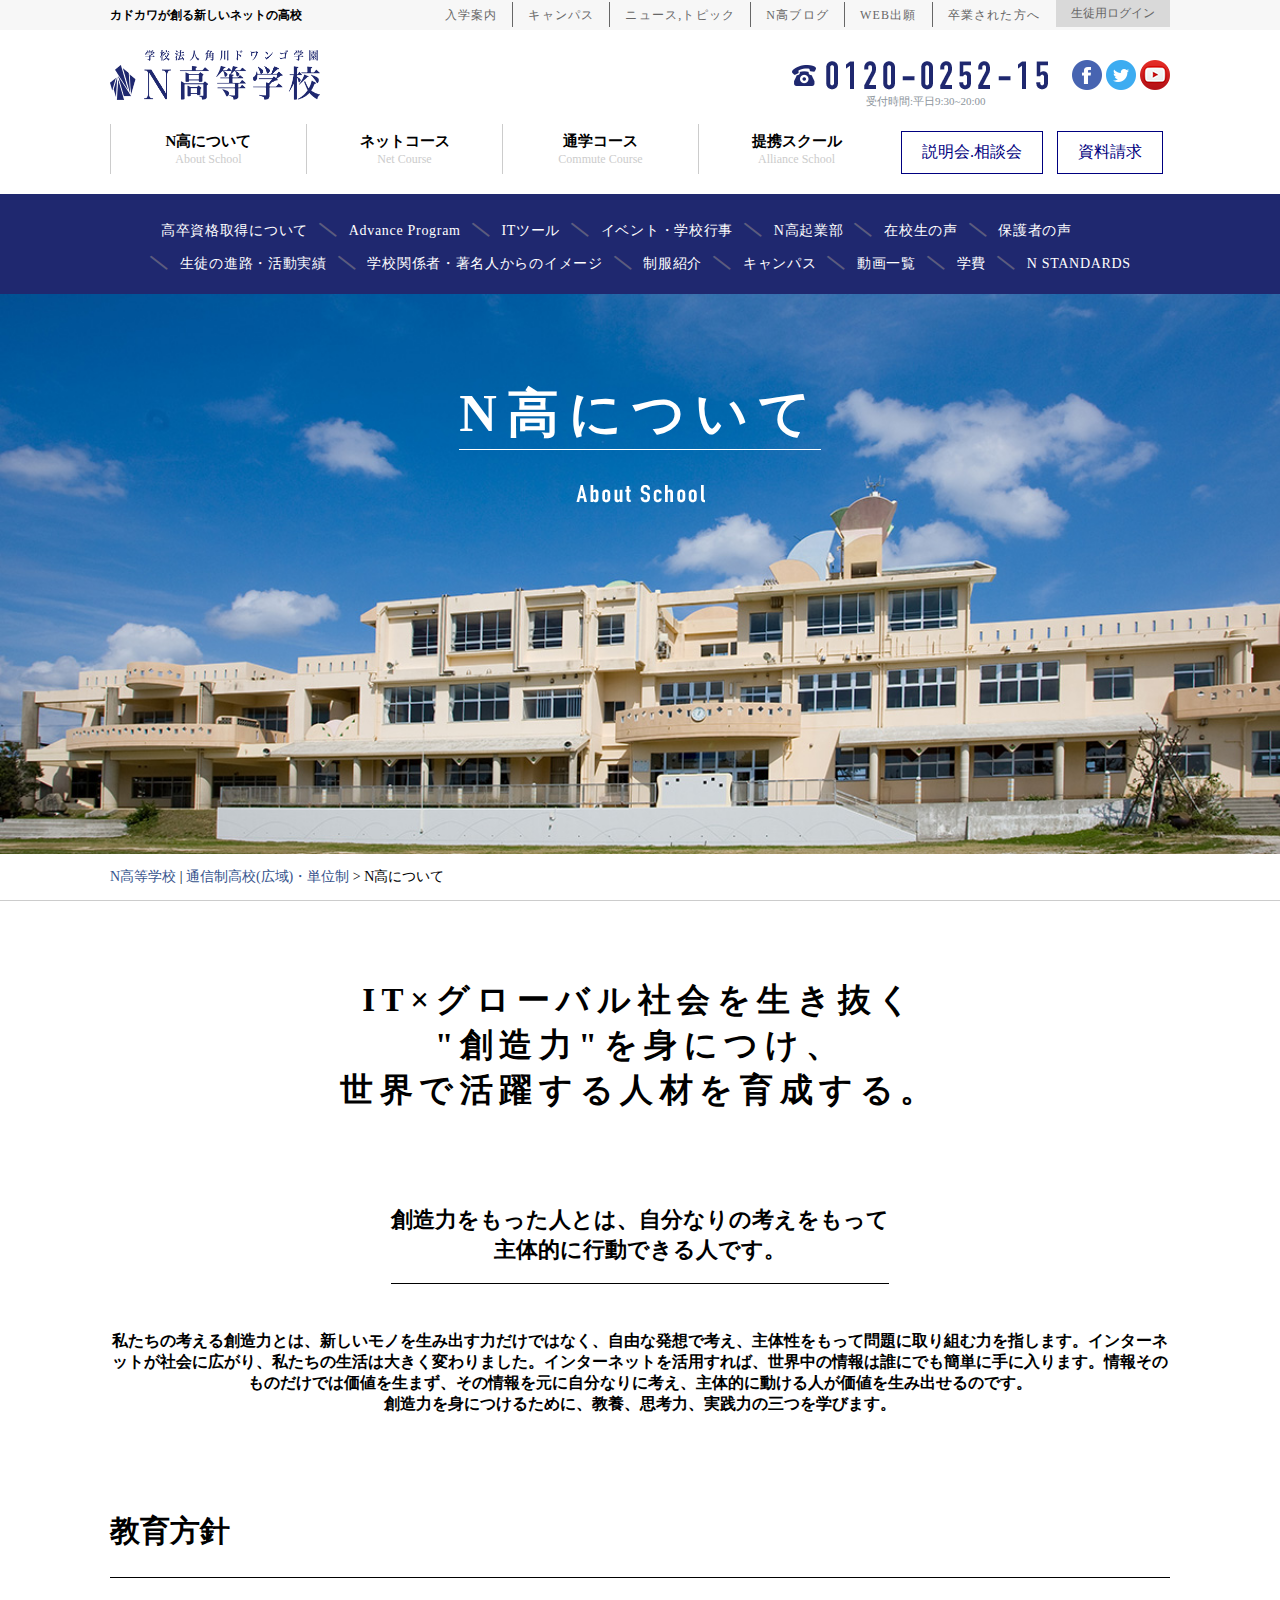
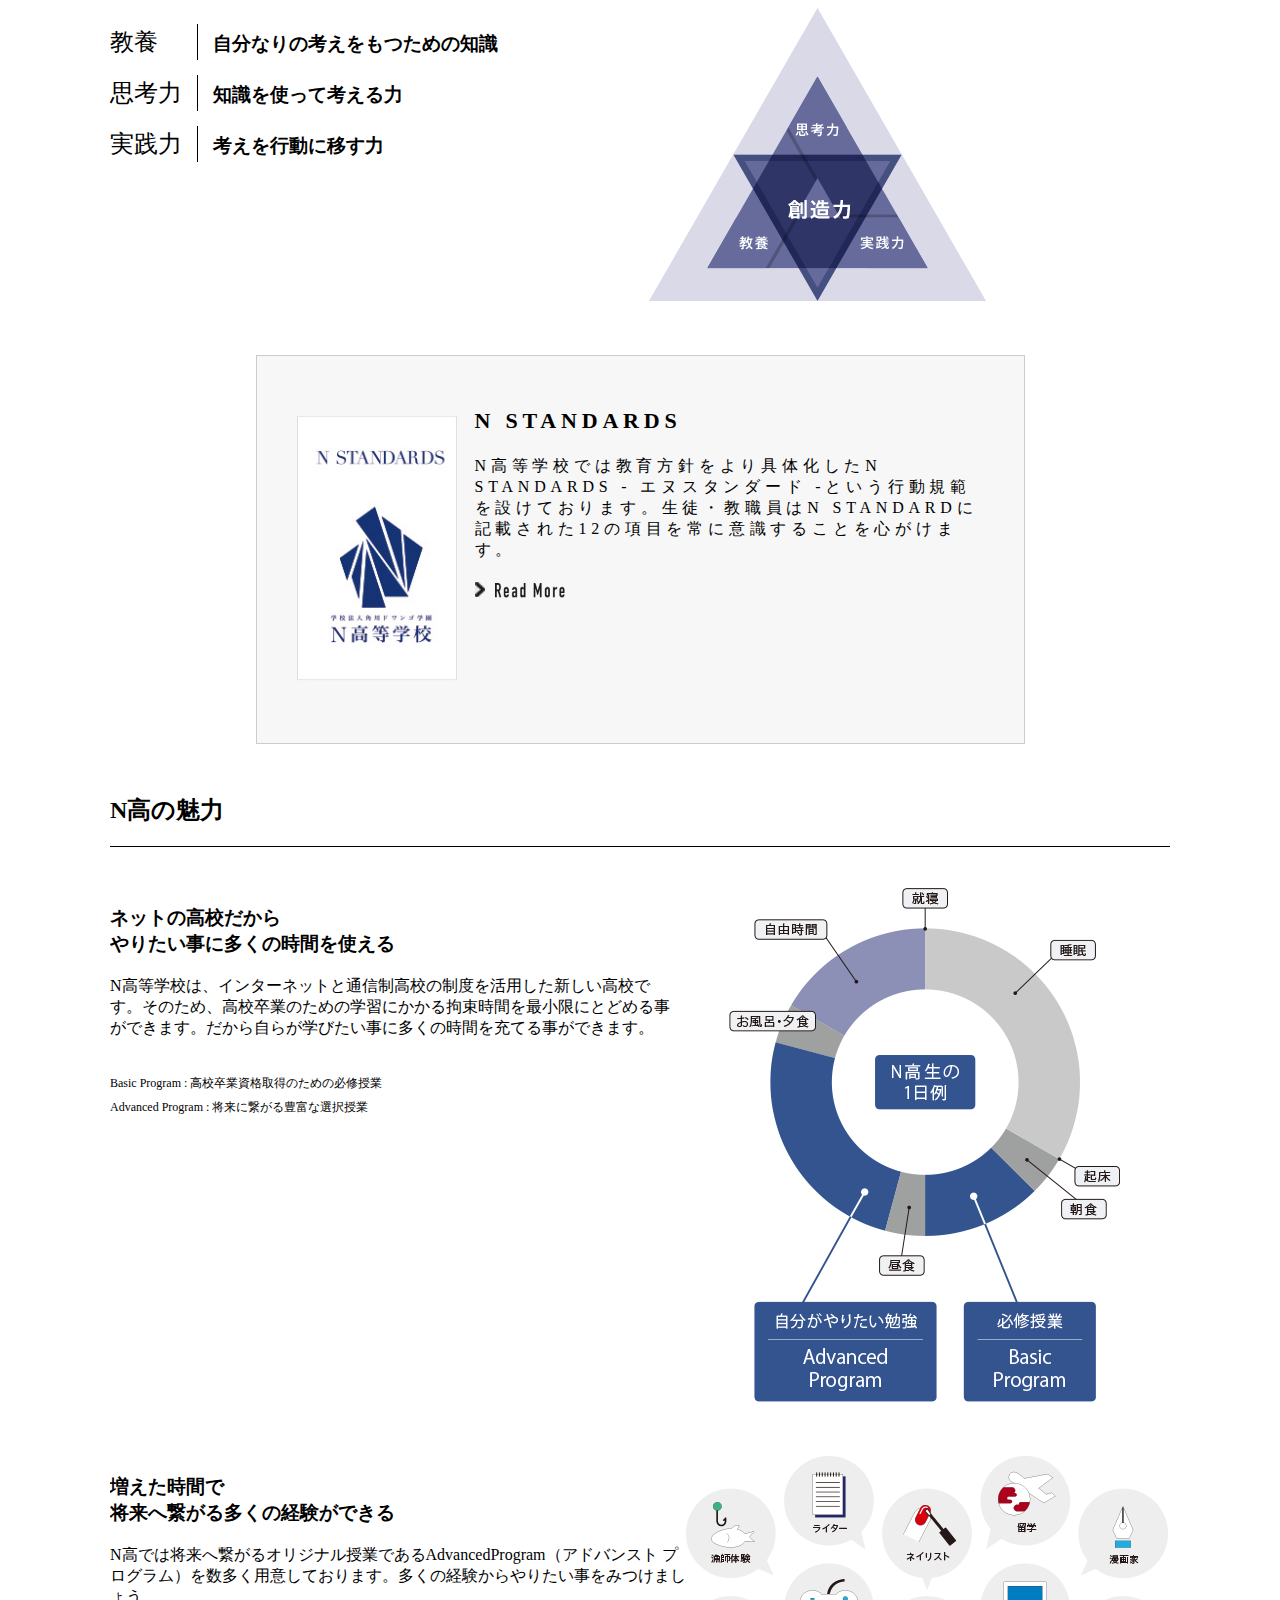
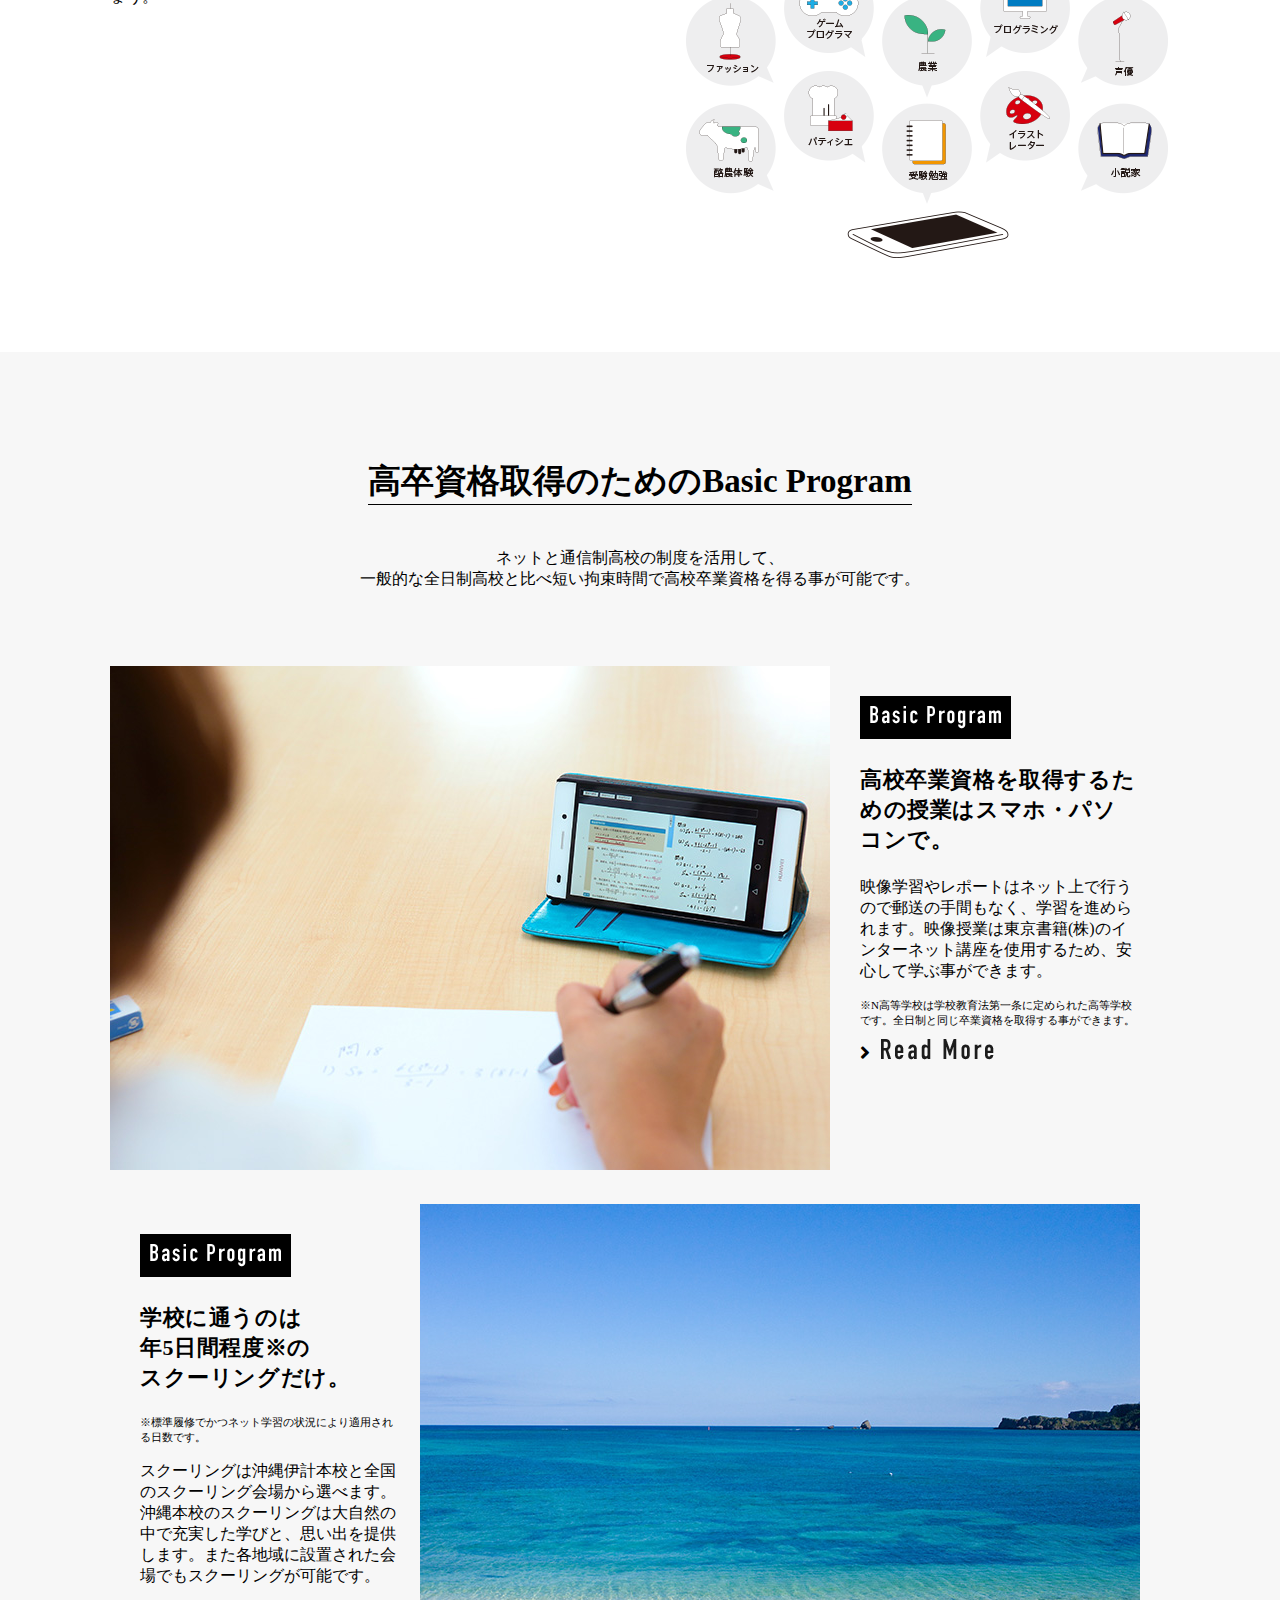
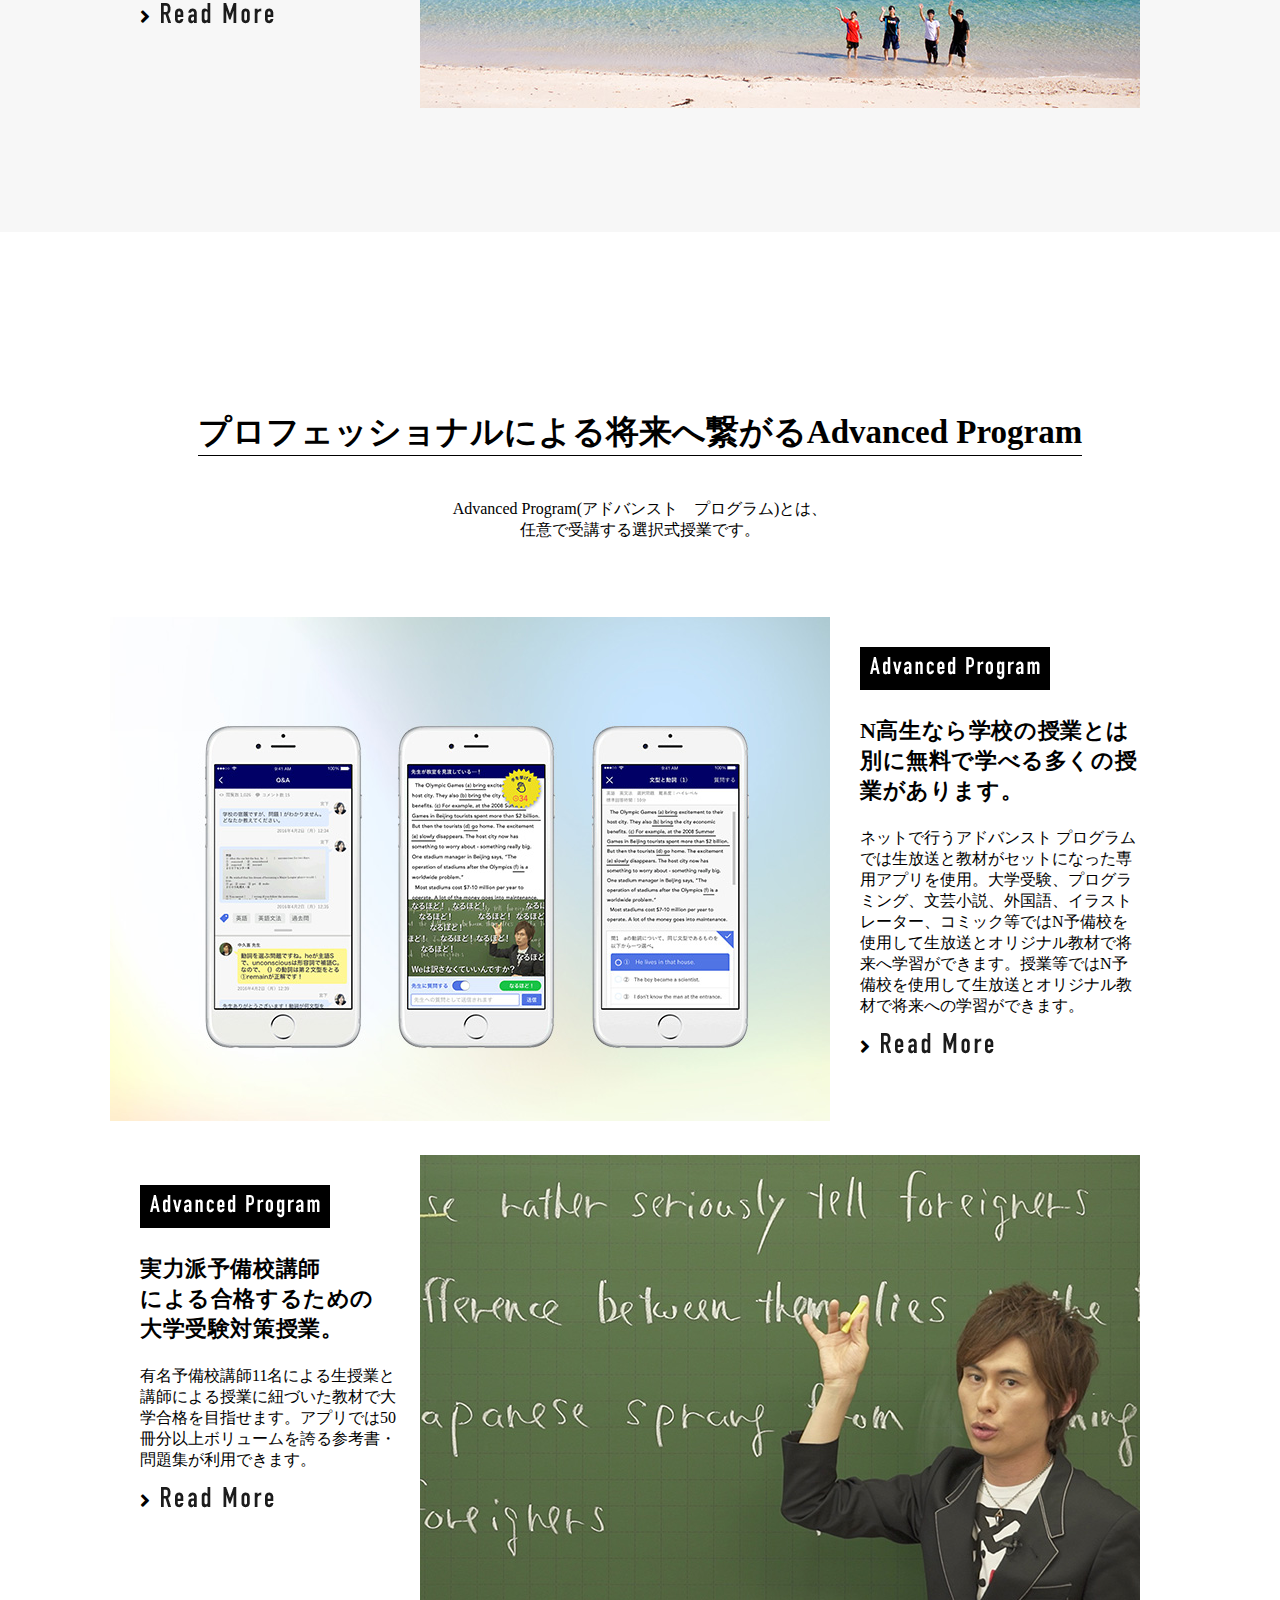
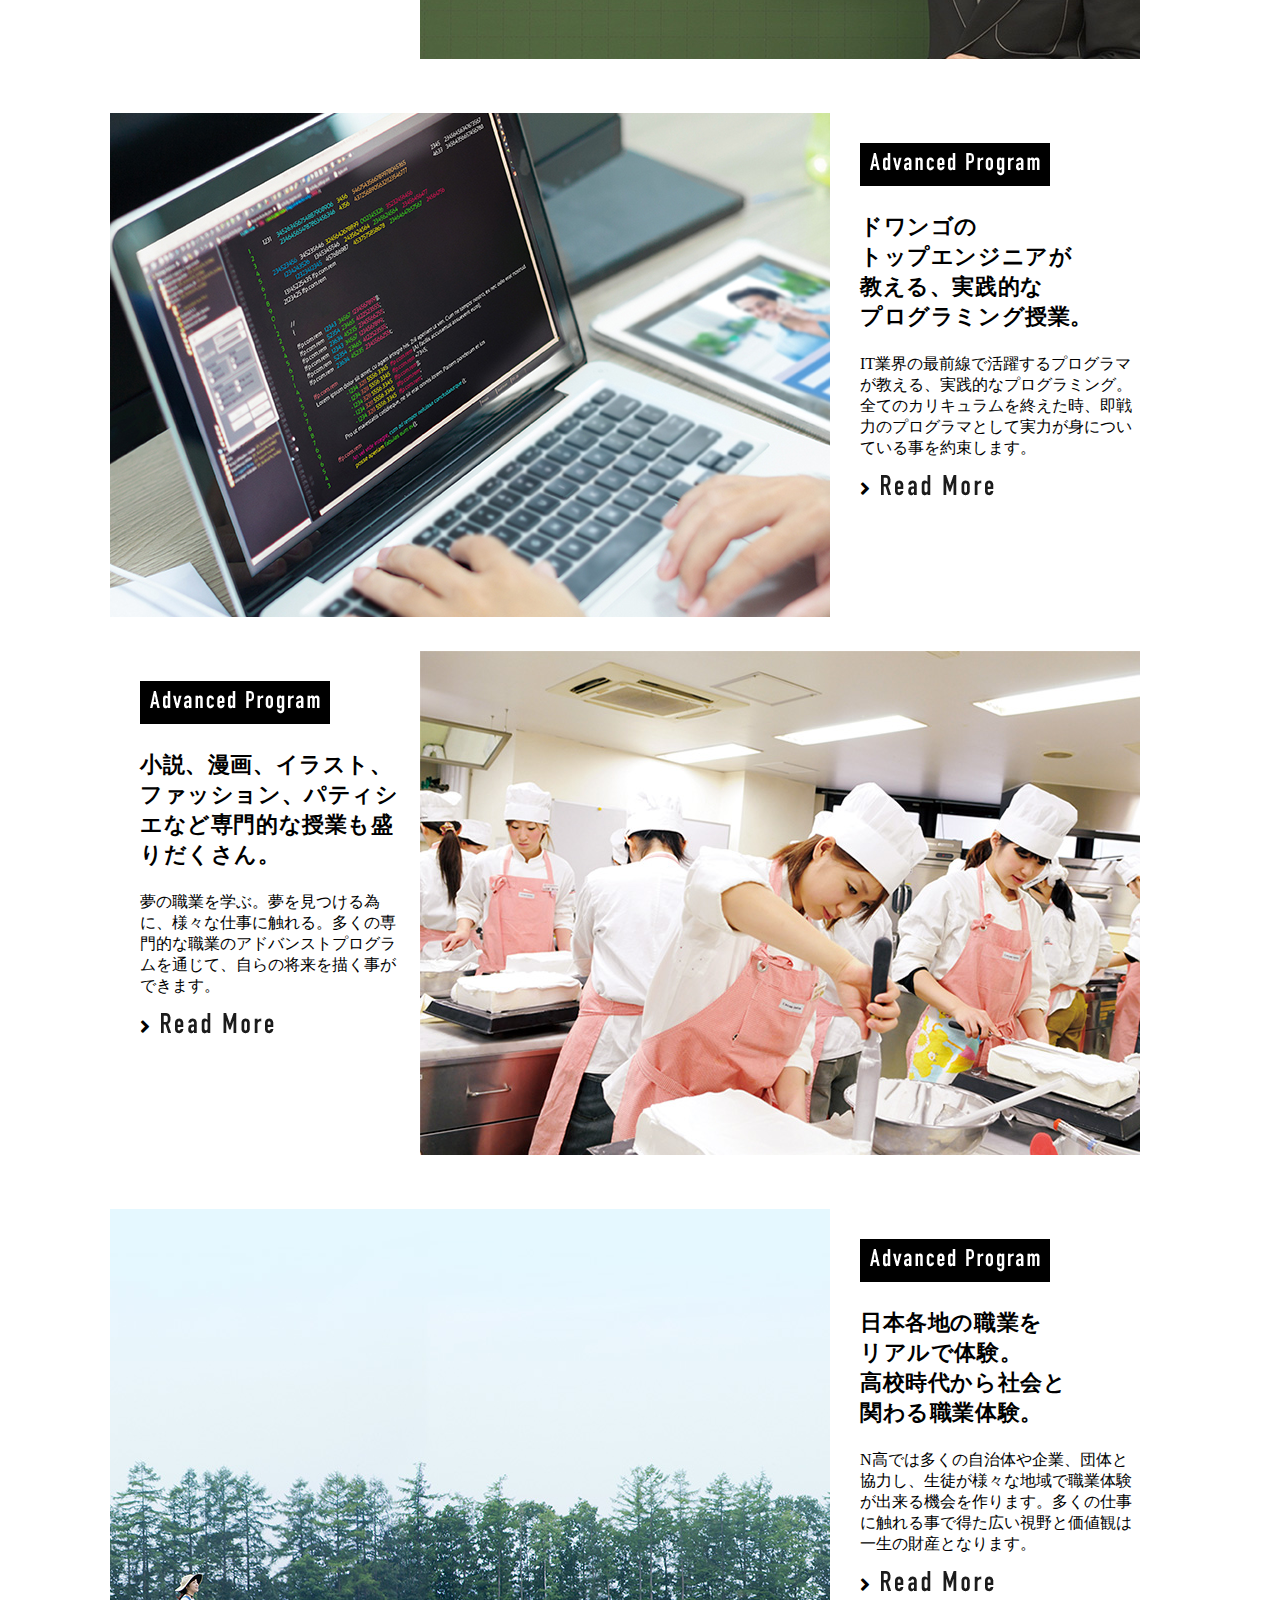
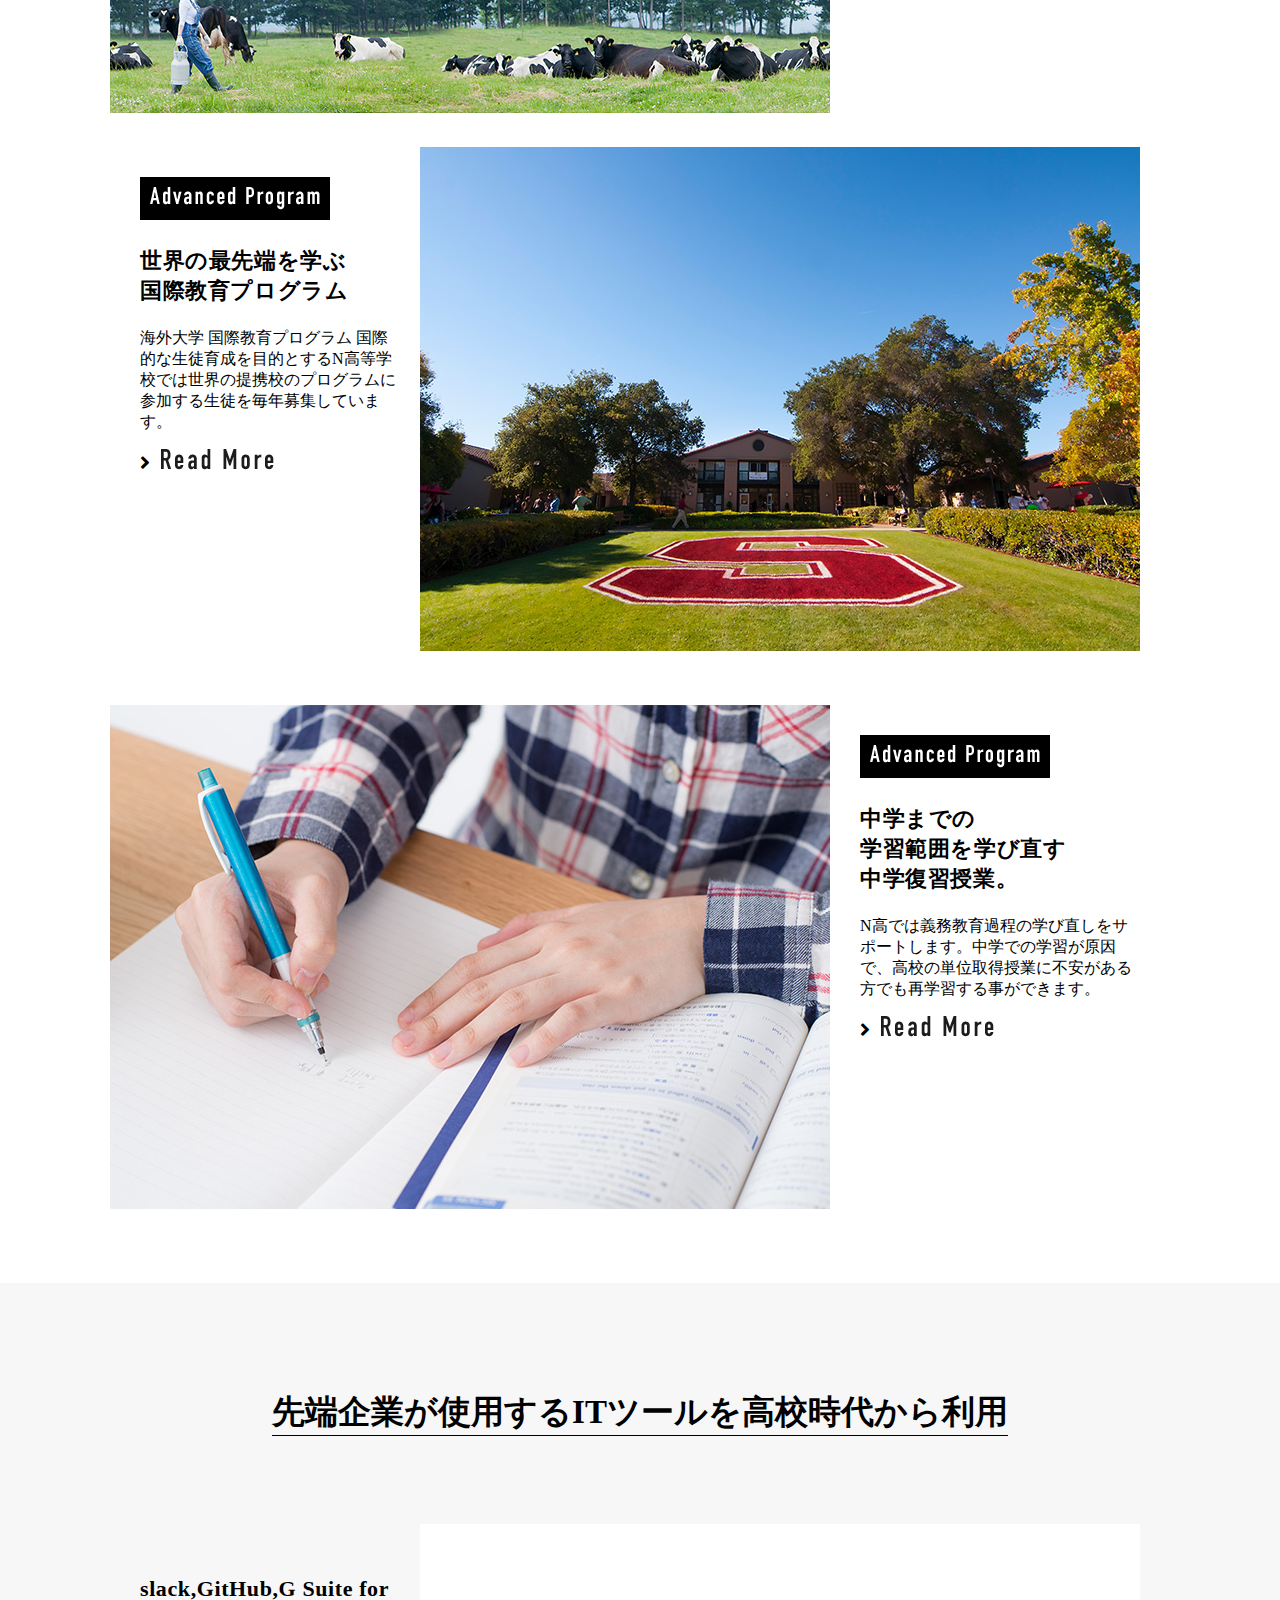
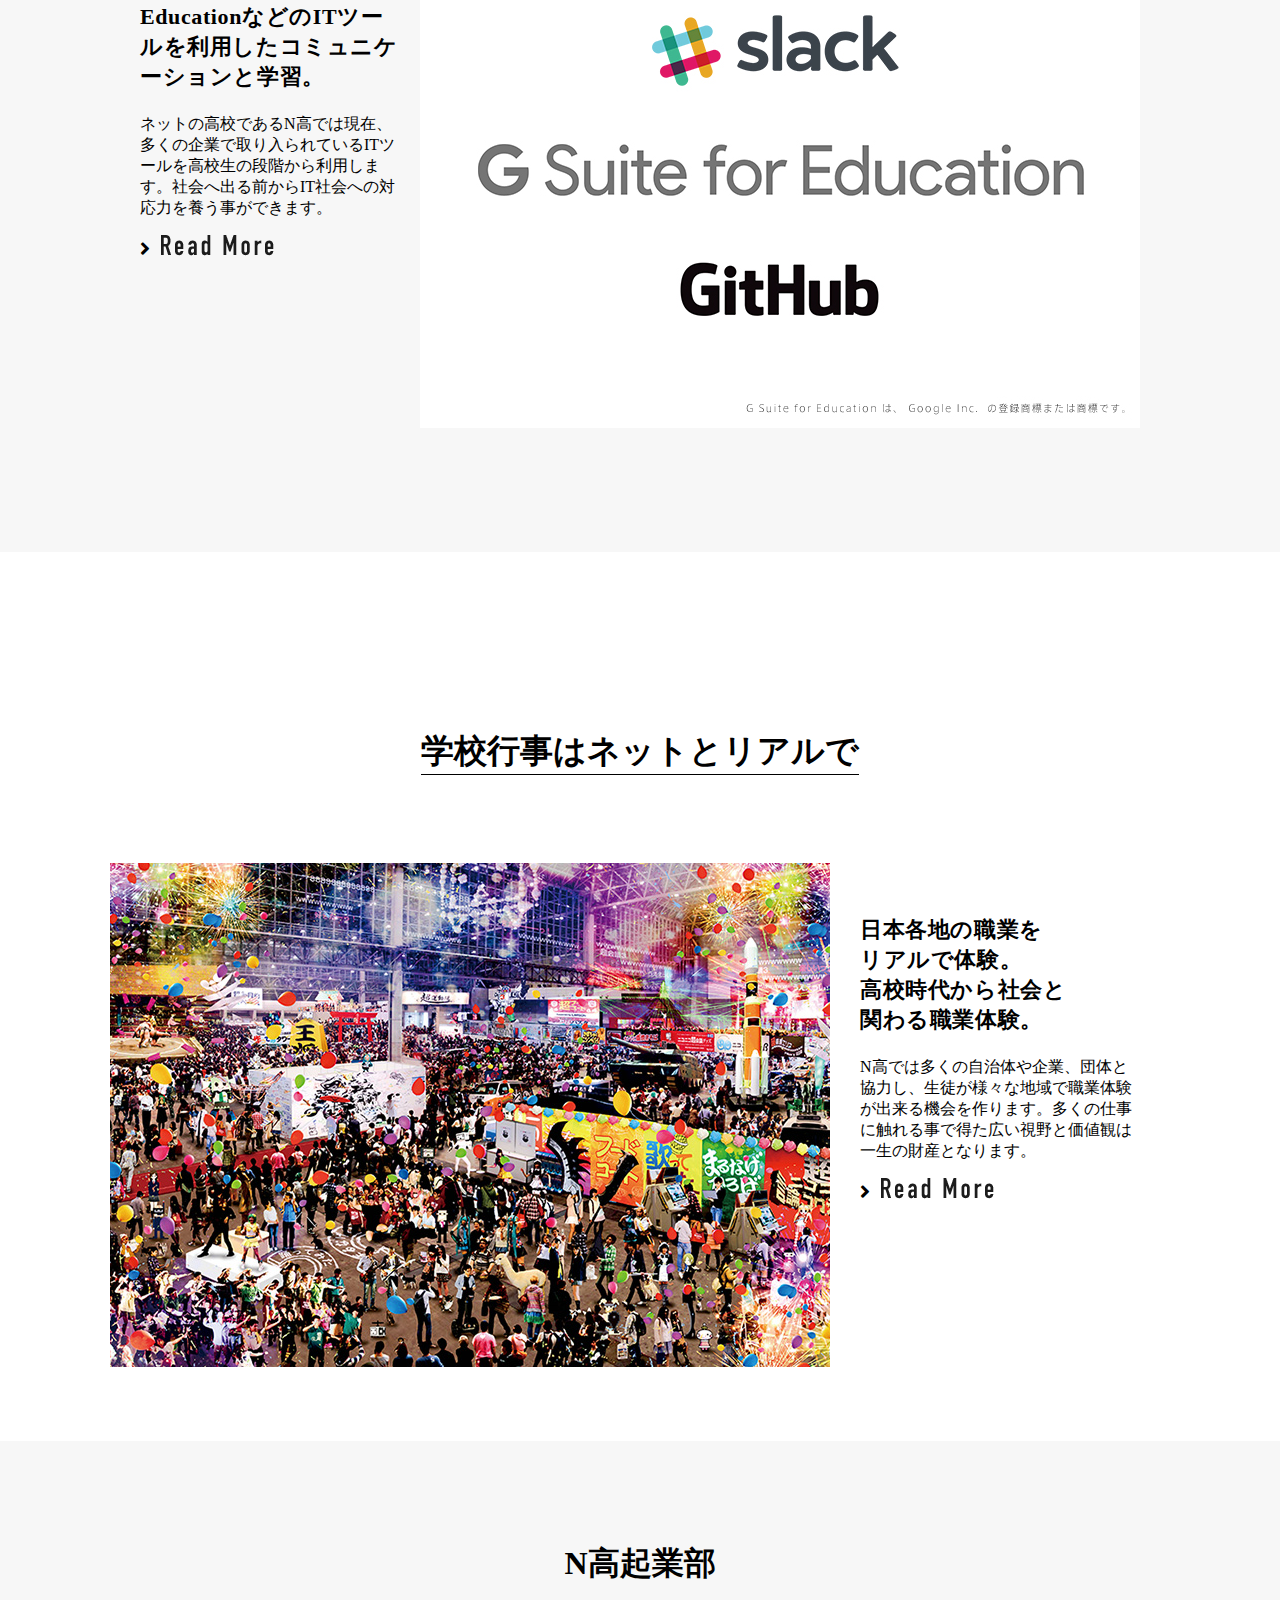
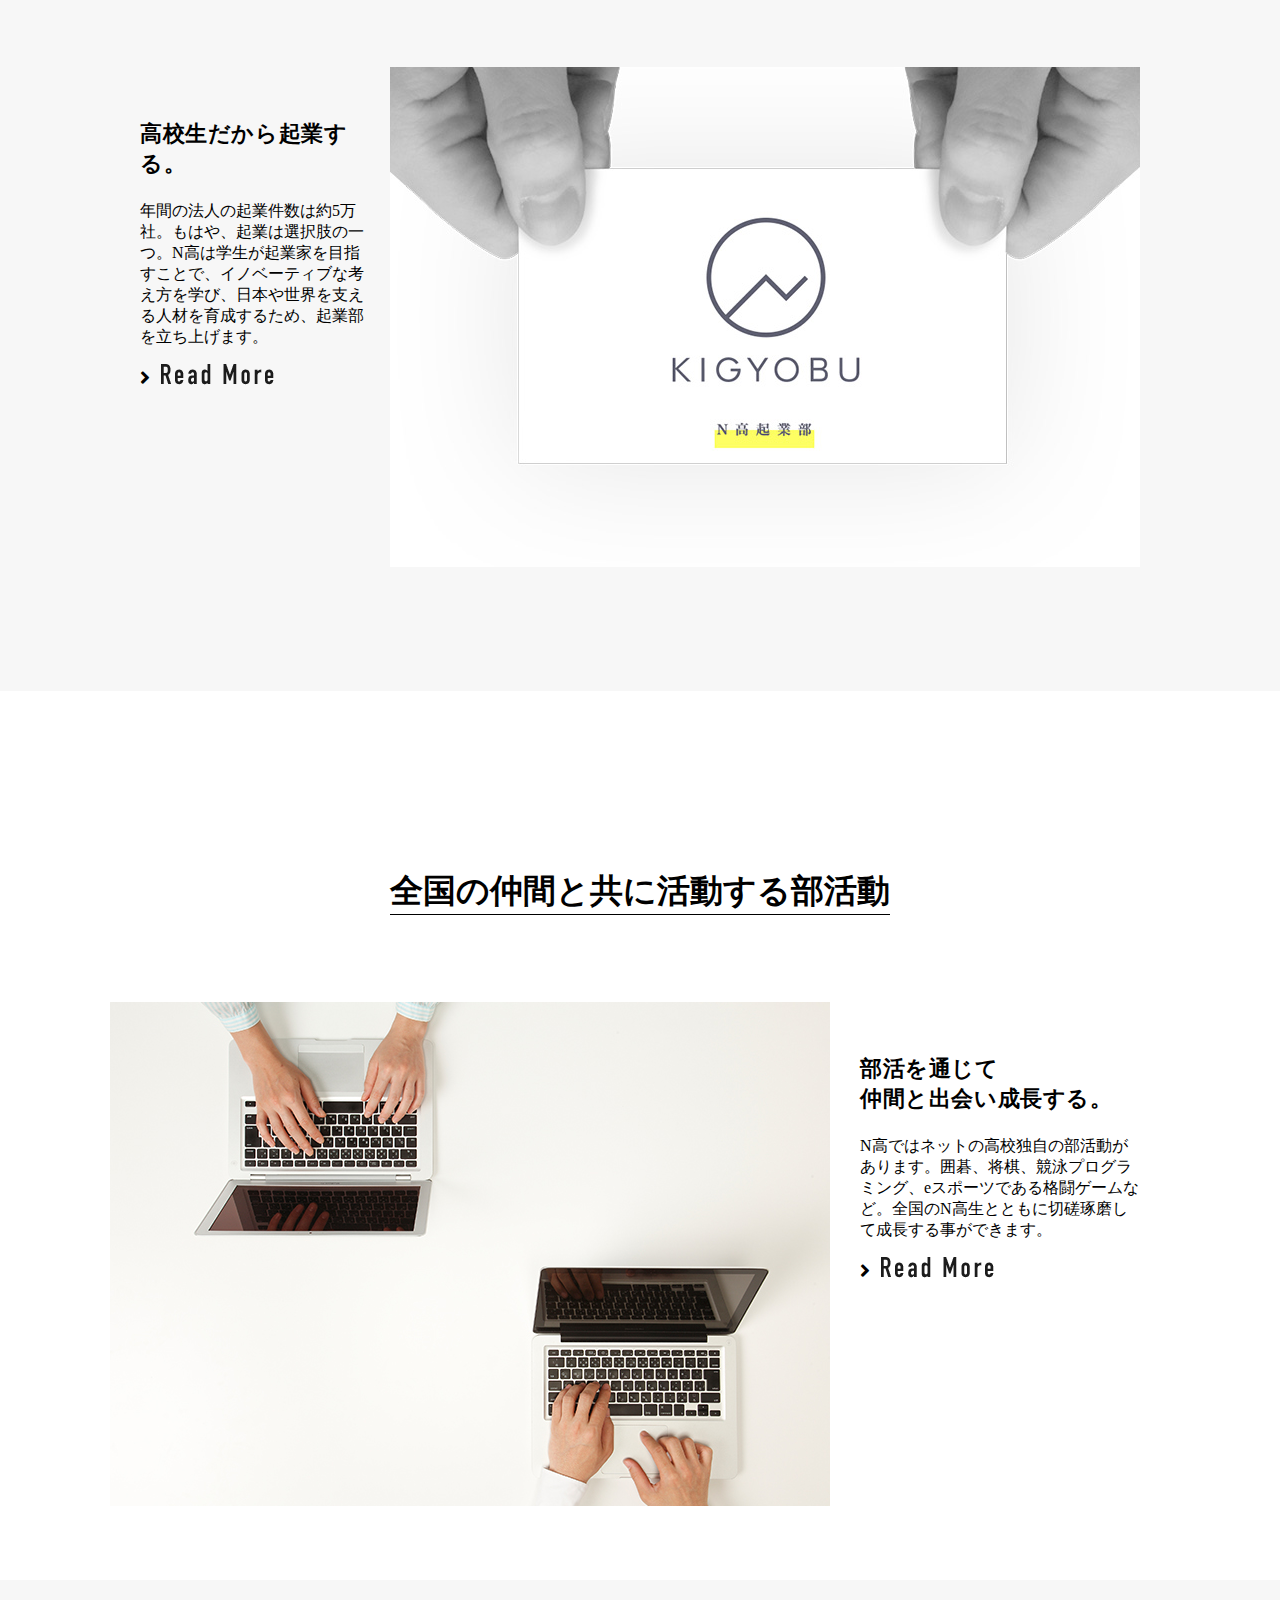
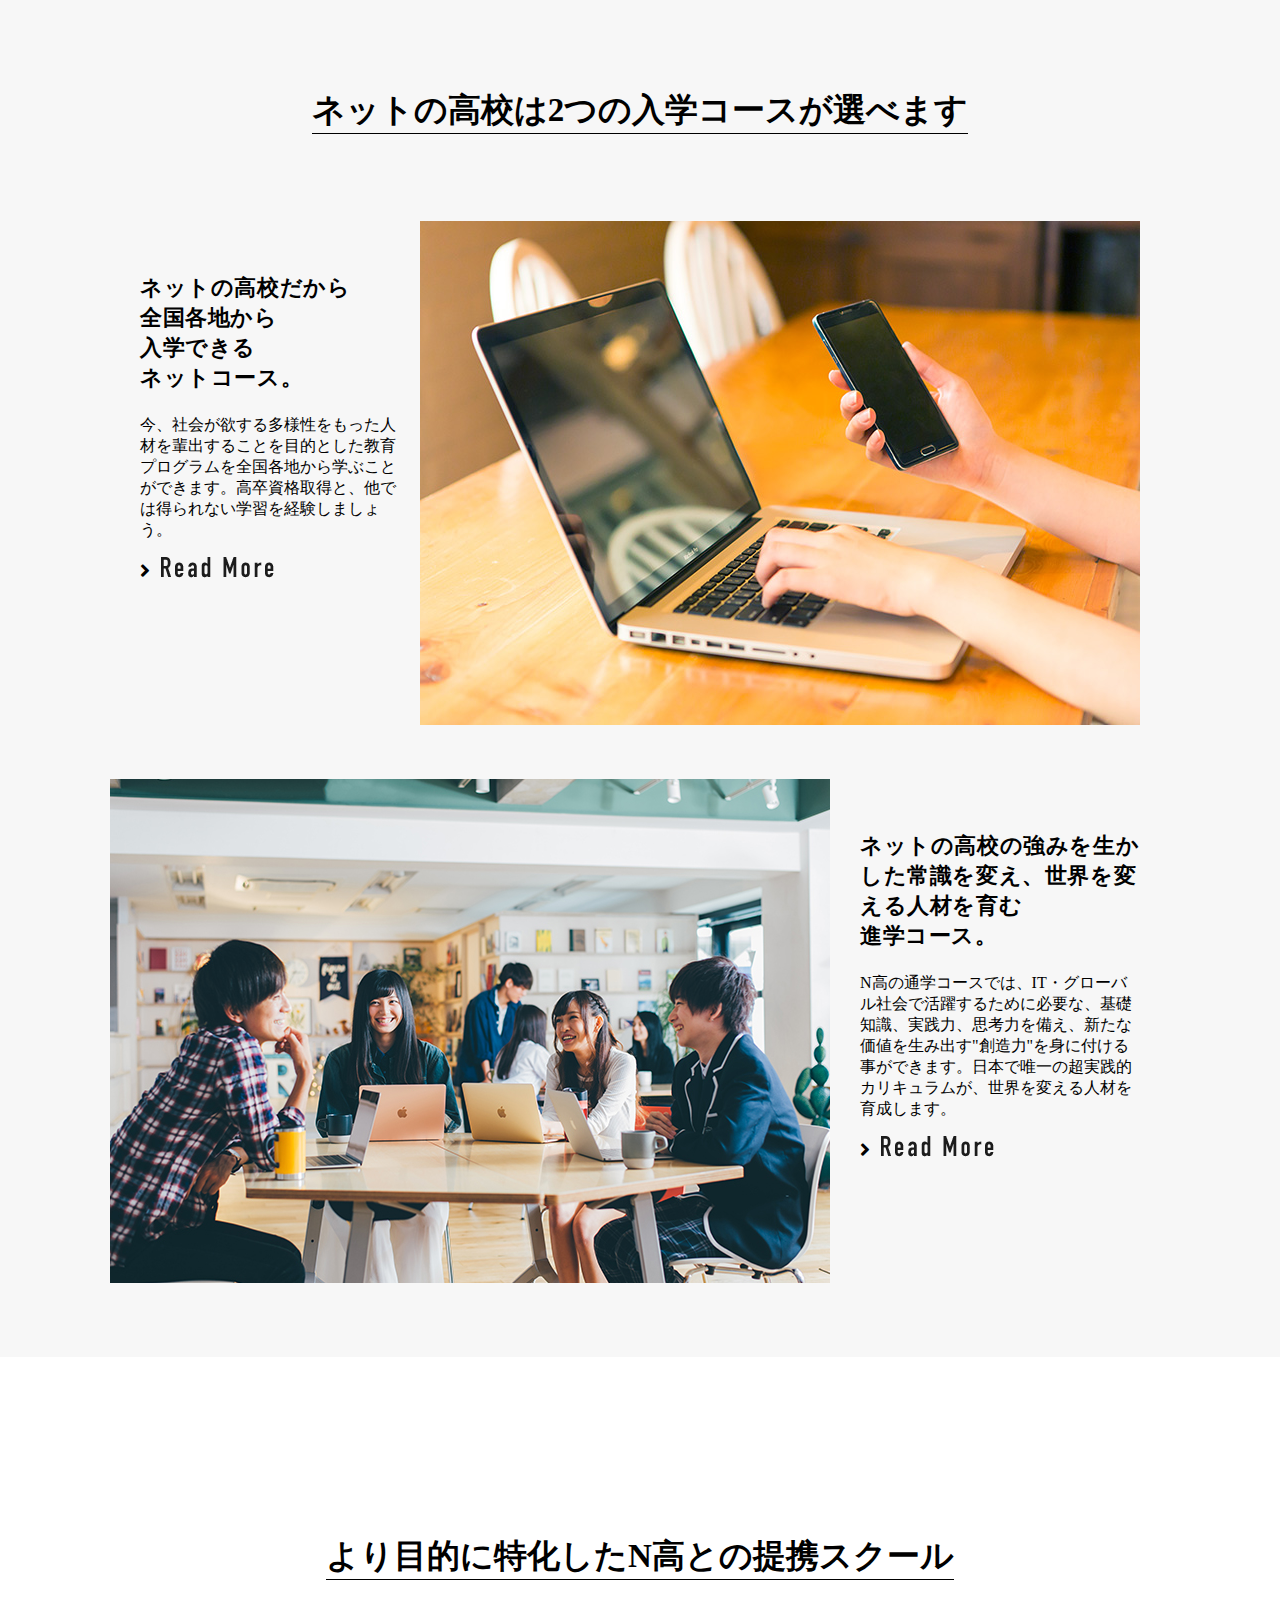
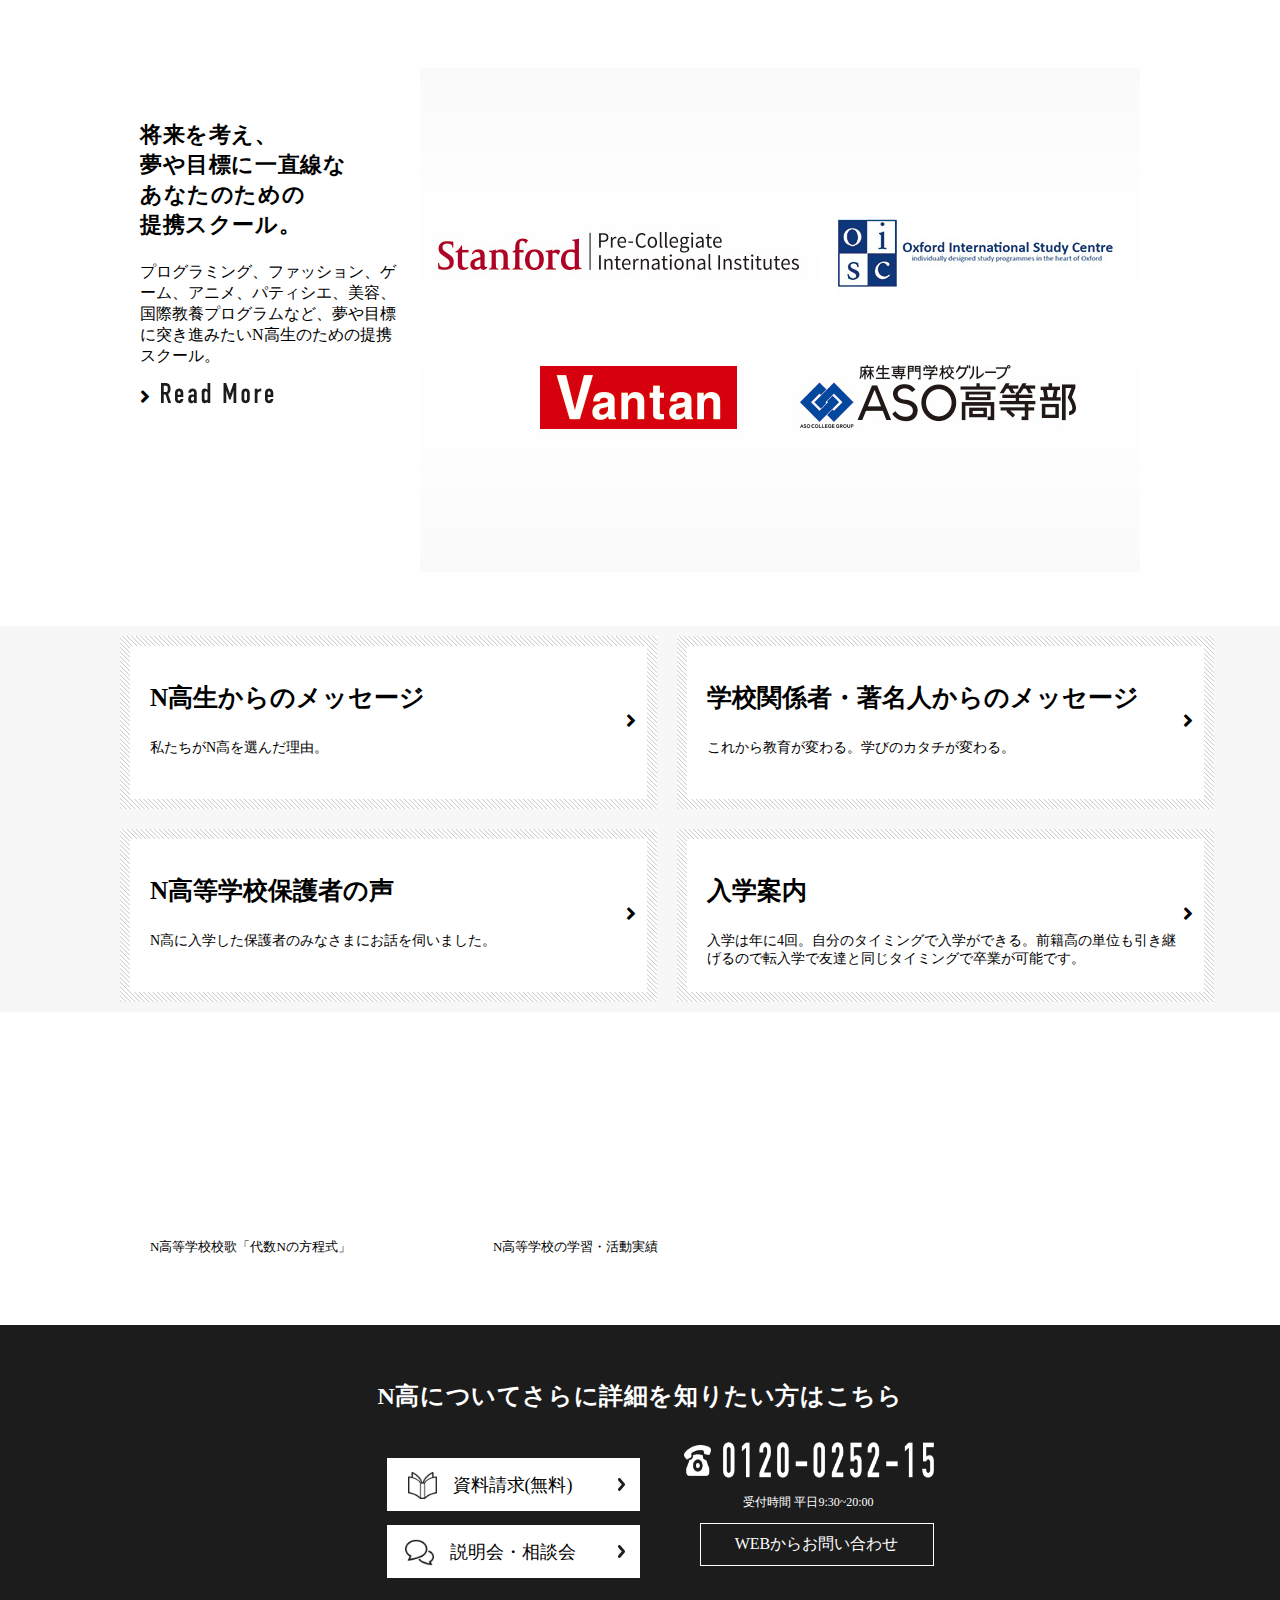
<file: site-copy1のコピー/index.html>
<!DOCTYPE html>
<html lang="ja">
  <head>
    <meta charset="utf-8">
    <title>N高 模写</title>
    <link rel="stylesheet" href="css/style.css">
    <link href="https://use.fontawesome.com/releases/v5.6.1/css/all.css" rel="stylesheet">
  </head>
  <body>

    <header>
      <div class="header-top">
        <div class="container">
          <h2>カドカワが創る新しいネットの高校</h2>

          <ul>
            <li><a href="">入学案内</a></li>
            <li><a href="">キャンパス</a></li>
            <li><a href="">ニュース,トピック</a></li>
            <li><a href="">N高ブログ</a></li>
            <li><a href="">WEB出願</a></li>
            <li id="graduation"><a href="">卒業された方へ</a></li>
            <a href="#" class="btn">生徒用ログイン</a>
          </ul>
        </div>
       </div>

     <div class="header-main">
       <div class="container">
           <div class="contact-top clearfix">
              <div class="header-logo">
                <img src="images/header_mainlogo_pc01.png" alt="" width="210" height="50">
              </div>

              <div class="header-contact">
                 <img  class="call" src="images/header_tel01.png" title="受付時間:平日9:30~20:00">
                 <img src="images/header_social01_01.png" alt="">
                 <img src="images/header_social01_02.png" alt="">
                 <img src="images/header_social01_03.png" alt="">
                 <p>受付時間:平日9:30~20:00</p>
              </div>
           </div>

       <div class="contact-bottom">

            <div class="contact-btn">

                <a class="button" href="#" >資料請求</a>
                <a class="button" href="#" >説明会.相談会</a>

            </div>
            <div class="header-nav">

               <div id="nav-item"><a href="#"><h2>N高について</h2><p>About School</p></a></div>
               <div id="nav-item"><a href="#"><h2>ネットコース</h2><p>Net Course</p></a></div>
               <div id="nav-item"><a href="#"><h2>通学コース</h2><p>Commute Course</p></a></div>
               <div id="nav-item"><a href="#"><h2>提携スクール</h2><p>Alliance School</p></a></div>

           </div>
       </div>
     </div>
    </div>

    </header>

    <nav class="localNavi">

      <div class="container">
        <ul>
          <li><a href="#">高卒資格取得について</a></li>
          <li><i class="fas fa-slash"></i><a href="#">Advance Program</a></li>
          <li><i class="fas fa-slash"></i><a href="#">ITツール</a></li>
          <li><i class="fas fa-slash"></i><a href="#">イベント・学校行事</a></li>
          <li><i class="fas fa-slash"></i><a href="#">N高起業部</a></li>
          <li><i class="fas fa-slash"></i><a href="#">在校生の声</a></li>
          <li><i class="fas fa-slash"></i><a href="#">保護者の声</a></li>
          <li><i class="fas fa-slash"></i><a href="#">生徒の進路・活動実績</a></li>
          <li><i class="fas fa-slash"></i><a href="#">学校関係者・著名人からのイメージ</a></li>
          <li><i class="fas fa-slash"></i><a href="#">制服紹介</a></li>
          <li><i class="fas fa-slash"></i><a href="#">キャンパス</a></li>
          <li><i class="fas fa-slash"></i><a href="#">動画一覧</a></li>
          <li><i class="fas fa-slash"></i><a href="#">学費</a></li>
          <li><i class="fas fa-slash"></i><a href="#">N STANDARDS</a></li>
        </ul>
      </div>
    </nav>

    <main>
      <div class="contents-item">

          <h1 id="title">N高について</h1>
          <div class="imageSub">
            <img src="images/about_maintitle_ruby01.png" alt="">
          </div>

        </div>

      <div id="topicPath-underline">
        <div class="container">
         <p class="topicPath"><a id="likeBlue" href="#">N高等学校</a> | <a id="likeBlue" href="#">通信制高校(広域)・単位制</a> &gt; <a href="#">N高について</a></p>
       </div>
     </div>

   <div id="top-wrapper">
     <div class="container">
      <article class="titleTopic">
          <h2 class="articleTop">IT×グローバル社会を生き抜く<br>"創造力"を身につけ、<br>世界で活躍する人材を育成する。</h2>
          <h3 class="articleMiddle">創造力をもった人とは、自分なりの考えをもって<br>主体的に行動できる人です。</h3>
          <h4 class="articleBottom">私たちの考える創造力とは、新しいモノを生み出す力だけではなく、自由な発想で考え、主体性をもって問題に取り組む力を指します。インターネットが社会に広がり、私たちの生活は大きく変わりました。インターネットを活用すれば、世界中の情報は誰にでも簡単に手に入ります。情報そのものだけでは価値を生まず、その情報を元に自分なりに考え、主体的に動ける人が価値を生み出せるのです。
          <br>創造力を身につけるために、教養、思考力、実践力の三つを学びます。</h4>
      </article>

      <section class="contents-box1">
          <div class="title">
            <h2>教育方針</h2>
          </div>

         <div class="contents-aboutList">
            <div class="contents-aboutList-A">

                <h3><span>教養　</span>自分なりの考えをもつための知識</h3>
                <h3><span>思考力</span>知識を使って考える力</h3>
                <h3><span>実践力</span>考えを行動に移す力</h3>

            </div>
            <div class="contents-aboutList-B">
              <img src="images/about_img00_01.png" alt="">
            </div>
          </div>

         <div class="contents-aboutBox">
           <a href="#">
             <div class="contents-aboutBox-A">
                <img src="images/credo_card.jpg" alt="" width="160" height="265">
              </div>
              <div class="contents-aboutBox-B">
                <h3>N STANDARDS</h3>
                <p>N高等学校では教育方針をより具体化したN STANDARDS - エヌスタンダード -という行動規範を設けております。生徒・教職員はN STANDARDに記載された12の項目を常に意識することを心がけます。</p>
                <p class="more"><img src="images/text_read_more01_black01.png" alt="" width="70" height="15"></p>
              </div>
           </a>
         </div>
      </section>

      <div class="contents-box2">
          <div class="title">
            <h2>N高の魅力</h2>
          </div>

        <div class="box">
          <div class="contents-aboutBox-C">
              <h3>ネットの高校だから<br>やりたい事に多くの時間を使える</h3>
              <p>N高等学校は、インターネットと通信制高校の制度を活用した新しい高校です。そのため、高校卒業のための学習にかかる拘束時間を最小限にとどめる事ができます。だから自らが学びたい事に多くの時間を充てる事ができます。</p>
              <div class="explain">
                <p>Basic Program : 高校卒業資格取得のための必修授業</p>
                <p>Advanced Program : 将来に繋がる豊富な選択授業</p>
              </div>
          </div>

          <div class="contents-aboutBox-D">
              <img src="images/about_img02_01_20170927.png" alt="">
          </div>
        </div>


        <div class="box">
            <div class="contents-aboutBox-C">
              <h3>増えた時間で<br>将来へ繋がる多くの経験ができる</h3>
              <p>N高では将来へ繋がるオリジナル授業であるAdvancedProgram（アドバンスト プログラム）を数多く用意しております。多くの経験からやりたい事をみつけましょう。</p>
            </div>

            <div class="contents-aboutBox-D">
              <img src="images/about_img02_02.png" alt="">
            </div>
        </div>
      </div>
    </div>
  </div>

   <div class="main-wrapper">
       <section class="gray">
         <div class="container">
           <div class="wrapper-title">
               <h2>高卒資格取得のためのBasic Program</h2>
               <p>ネットと通信制高校の制度を活用して、<br>一般的な全日制高校と比べ短い拘束時間で高校卒業資格を得る事が可能です。</p>
           </div>

           <div class="main-wrapperTop">
             <div class="main-wrapertop-img">
                <img src="images/about_img03_01.jpg" alt="">
             </div>

             <div class="main-wrapper-text">
                 <a href="#">
                 <img class="black-logo" src="images/text_basic_program01_white01.png" alt="">
                 <h3>高校卒業資格を取得するための授業はスマホ・パソコンで。</h3>
                 <p>映像学習やレポートはネット上で行うので郵送の手間もなく、学習を進められます。映像授業は東京書籍(株)のインターネット講座を使用するため、安心して学ぶ事ができます。</p>
                 <p class="explain">※N高等学校は学校教育法第一条に定められた高等学校です。全日制と同じ卒業資格を取得する事ができます。</p>
                 <i class="fas fa-angle-right"></i><img src="images/text_read_more01_black01.png" alt="">
                 </a>
             </div>
         </div>


           <div class="main-wrapperBottom">
             <div class="main-wrapper-text">
               <a href="#">
               <img class="black-logo" src="images/text_basic_program01_white01.png" alt="">
               <h3>学校に通うのは<br>年5日間程度※の<br>スクーリングだけ。</h3>
               <p class="explain">※標準履修でかつネット学習の状況により適用される日数です。</p>
               <p>スクーリングは沖縄伊計本校と全国のスクーリング会場から選べます。沖縄本校のスクーリングは大自然の中で充実した学びと、思い出を提供します。また各地域に設置された会場でもスクーリングが可能です。</p>
               <i class="fas fa-angle-right"></i><img src="images/text_read_more01_black01.png" alt="">
               </a>
             </div>

             <div class="main-wrapper-img">
               <img src="images/about_img03_02.jpg" alt="">
             </div>
           </div>
         </div>
         </section>

         <section class="white">
           <div class="container">
             <div class="wrapper-title">
                <h2>プロフェッショナルによる将来へ繋がるAdvanced Program</h2>
                <p>Advanced Program(アドバンスト　プログラム)とは、<br>任意で受講する選択式授業です。</p>
             </div>

              <div class="main-wrapperTop">
                <div class="main-wrapper-img">
                  <img src="images/about_img04_01.jpg" alt="">
                </div>

                <div class="main-wrapper-text">
                  <a href="#">
                  <img class="black-logo" src="images/text_advanced_program01_white01.png" alt="">
                  <h3>N高生なら学校の授業とは別に無料で学べる多くの授業があります。</h3>
                  <p>ネットで行うアドバンスト プログラムでは生放送と教材がセットになった専用アプリを使用。大学受験、プログラミング、文芸小説、外国語、イラストレーター、コミック等ではN予備校を使用して生放送とオリジナル教材で将来へ学習ができます。授業等ではN予備校を使用して生放送とオリジナル教材で将来への学習ができます。</p>
                  <i class="fas fa-angle-right"></i><img src="images/text_read_more01_black01.png" alt="">
                  </a>
                </div>
              </div>

              <div class="main-wrapperBottom">
                <div class="main-wrapper-text">
                  <a href="#">
                  <img class="black-logo" src="images/text_advanced_program01_white01.png" alt="">
                  <h3>実力派予備校講師<br>による合格するための<br>大学受験対策授業。</h3>
                  <p>有名予備校講師11名による生授業と講師による授業に紐づいた教材で大学合格を目指せます。アプリでは50冊分以上ボリュームを誇る参考書・問題集が利用できます。</p>
                  <i class="fas fa-angle-right"></i><img src="images/text_read_more01_black01.png" alt="">
                  </a>
                </div>

                <div class="main-wrapper-img">
                  <img src="images/about_img04_02.jpg" alt="">
                </div>
              </div>


            <div class="main-wrapperTop">
              <div class="main-wrapper-img">
                <img src="images/about_img04_03.jpg" alt="">
              </div>

              <div class="main-wrapper-text">
                  <a href="#">
                  <img class="black-logo" src="images/text_advanced_program01_white01.png" alt="">
                  <h3>ドワンゴの<br>トップエンジニアが<br>教える、実践的な<br>プログラミング授業。</h3>
                  <p>IT業界の最前線で活躍するプログラマが教える、実践的なプログラミング。全てのカリキュラムを終えた時、即戦力のプログラマとして実力が身についている事を約束します。</p>
                  <i class="fas fa-angle-right"></i><img src="images/text_read_more01_black01.png" alt="">
                  </a>
              </div>
            </div>

            <div class="main-wrapperBottom">

             <div class="main-wrapper-text">
                <a href="#">
                <img class="black-logo" src="images/text_advanced_program01_white01.png" alt="">
                <h3>小説、漫画、イラスト、<br>ファッション、パティシエなど専門的な授業も盛りだくさん。</h3>
                <p>夢の職業を学ぶ。夢を見つける為に、様々な仕事に触れる。多くの専門的な職業のアドバンストプログラムを通じて、自らの将来を描く事ができます。</p>
                <i class="fas fa-angle-right"></i><img src="images/text_read_more01_black01.png" alt="">
                </a>
              </div>

             <div class="main-wrapper-img">
               <img src="images/about_img04_04.jpg" alt="">
             </div>
            </div>

            <div class="main-wrapperTop">
              <div class="main-wrapper-img">
                <img src="images/about_img04_05.jpg" alt="">
              </div>

              <div class="main-wrapper-text">
                <a href="#">
                <img class="black-logo" src="images/text_advanced_program01_white01.png" alt="">
                <h3>日本各地の職業を<br>リアルで体験。<br>高校時代から社会と<br>関わる職業体験。</h3>
                <p>N高では多くの自治体や企業、団体と協力し、生徒が様々な地域で職業体験が出来る機会を作ります。多くの仕事に触れる事で得た広い視野と価値観は一生の財産となります。</p>
                <i class="fas fa-angle-right"></i><img src="images/text_read_more01_black01.png" alt="">
                </a>
              </div>
            </div>

            <div class="main-wrapperBottom">
              <div class="main-wrapper-text">
                  <a href="#">
                  <img class="black-logo" src="images/text_advanced_program01_white01.png" alt="">
                  <h3>世界の最先端を学ぶ<br>国際教育プログラム</h3>
                  <p>海外大学 国際教育プログラム 国際的な生徒育成を目的とするN高等学校では世界の提携校のプログラムに参加する生徒を毎年募集しています。</p>
                  <i class="fas fa-angle-right"></i><img src="images/text_read_more01_black01.png" alt="">
                  </a>
              </div>

              <div class="main-wrapper-img">
                <img src="images/about_img04_06.jpg" alt="">
              </div>
            </div>

            <div class="main-wrapperTop">
              <div class="main-wrapper-img">
                <img src="images/about_img04_07.jpg" alt="">
              </div>

              <div class="main-wrapper-text">
                  <a href="#">
                  <img class="black-logo" src="images/text_advanced_program01_white01.png" alt="">
                  <h3>中学までの<br>学習範囲を学び直す<br>中学復習授業。</h3>
                  <p>N高では義務教育過程の学び直しをサポートします。中学での学習が原因で、高校の単位取得授業に不安がある方でも再学習する事ができます。</p>
                  <i class="fas fa-angle-right"></i><img src="images/text_read_more01_black01.png" alt="">
                  </a>
              </div>
            </div>
          </div>
        </section>

        <section class="gray">
          <div class="container">
            <div class="wrapper-title">
                <h2>先端企業が使用するITツールを高校時代から利用</h2>
            </div>

              <div class="main-wrapperBottom">

                <div class="main-wrapper-text">
                    <a href="#">
                    <h3>slack,GitHub,G Suite for EducationなどのITツールを利用したコミュニケーションと学習。</h3>
                    <p>ネットの高校であるN高では現在、多くの企業で取り入られているITツールを高校生の段階から利用します。社会へ出る前からIT社会への対応力を養う事ができます。</p>
                    <i class="fas fa-angle-right"></i><img src="images/text_read_more01_black01.png" alt="">
                    </a>
                </div>

               <div class="main-wrapper-img">
                   <img src="images/about_img05_01.jpg" alt="">
               </div>
              </div>
            </div>
        </section>

        <section class="white">
          <div class="container">
            <div class="wrapper-title">
              <h2>学校行事はネットとリアルで</h2>
            </div>

              <div class="main-wrapperTop">
                <div class="main-wrapper-img">
                  <img src="images/about_img06_01.jpg" alt="">
                </div>

                <div class="main-wrapper-text">
                  <a href="#">
                  <h3>日本各地の職業を<br>リアルで体験。<br>高校時代から社会と<br>関わる職業体験。</h3>
                  <p>N高では多くの自治体や企業、団体と協力し、生徒が様々な地域で職業体験が出来る機会を作ります。多くの仕事に触れる事で得た広い視野と価値観は一生の財産となります。</p>
                  <i class="fas fa-angle-right"></i><img src="images/text_read_more01_black01.png" alt="">
                  </a>
                </div>
              </div>
            </div>
          </section>

          <section class="gray">
            <div class="container">
              <div class="wrapper-title">
                <h1>N高起業部</h1>
              </div>

              <div class="main-wrapperBottom">

                <div class="main-wrapper-text">
                  <a href="#">
                  <h3>高校生だから起業する。</h3>
                  <p>年間の法人の起業件数は約5万社。もはや、起業は選択肢の一つ。N高は学生が起業家を目指すことで、イノベーティブな考え方を学び、日本や世界を支える人材を育成するため、起業部を立ち上げます。</p>
                  <i class="fas fa-angle-right"></i><img src="images/text_read_more01_black01.png" alt="">
                  </a>
                </div>

                <div class="main-wrapper-img">
                  <img src="images/about_img10.jpg" alt="">
                </div>
              </div>
            </div>
          </section>

          <section class="white">
            <div class="container">
              <div class="wrapper-title">
                <h2>全国の仲間と共に活動する部活動</h2>
              </div>

                <div class="main-wrapperTop">
                  <div class="main-wrapper-img">
                    <img src="images/about_img07_01.jpg" alt="">
                  </div>

                  <div class="main-wrapper-text">
                    <a href="#">
                    <h3>部活を通じて<br>仲間と出会い成長する。</h3>
                    <p>N高ではネットの高校独自の部活動があります。囲碁、将棋、競泳プログラミング、eスポーツである格闘ゲームなど。全国のN高生とともに切磋琢磨して成長する事ができます。</p>
                    <i class="fas fa-angle-right"></i><img src="images/text_read_more01_black01.png" alt="">
                    </a>
                  </div>
                </div>
              </div>
          </section>

          <section class="gray">
            <div class="container">
              <div class="wrapper-title">
                <h2>ネットの高校は2つの入学コースが選べます</h2>
              </div>

              <div class="main-wrapperBottom">

                <div class="main-wrapper-text">
                  <a href="#">
                  <h3>ネットの高校だから<br>全国各地から<br>入学できる<br>ネットコース。</h3>
                  <p>今、社会が欲する多様性をもった人材を輩出することを目的とした教育プログラムを全国各地から学ぶことができます。高卒資格取得と、他では得られない学習を経験しましょう。</p>
                  <i class="fas fa-angle-right"></i><img src="images/text_read_more01_black01.png" alt="">
                  </a>
                </div>

                <div class="main-wrapper-img">
                  <img src="images/about_img08_01.jpg" alt="">
                </div>
              </div>

              <div class="main-wrapperTop">
                <div class="main-wrapper-img">
                  <img src="images/about_img08_02.jpg" alt="">
                </div>

                <div class="main-wrapper-text">
                  <a href="#">
                  <h3>ネットの高校の強みを生かした常識を変え、世界を変える人材を育む<br>進学コース。</h3>
                  <p>N高の通学コースでは、IT・グローバル社会で活躍するために必要な、基礎知識、実践力、思考力を備え、新たな価値を生み出す"創造力"を身に付ける事ができます。日本で唯一の超実践的カリキュラムが、世界を変える人材を育成します。</p>
                  <i class="fas fa-angle-right"></i><img src="images/text_read_more01_black01.png" alt="">
                  </a>
                </div>
              </div>
            </div>
          </section>

          <section class="white">
            <div class="container">
              <div class="wrapper-title">
                <h2>より目的に特化したN高との提携スクール</h2>
              </div>

              <div class="main-wrapperBottom">

                <div class="main-wrapper-text">
                  <a href="#">
                  <h3>将来を考え、<br>夢や目標に一直線な<br>あなたのための<br>提携スクール。</h3>
                  <p>プログラミング、ファッション、ゲーム、アニメ、パティシエ、美容、国際教養プログラムなど、夢や目標に突き進みたいN高生のための提携スクール。</p>
                  <i class="fas fa-angle-right"></i><img src="images/text_read_more01_black01.png" alt="">
                  </a>
                </div>

                <div class="main-wrapper-img">
                  <img src="images/about_img09_03.jpg" alt="">
                </div>
              </div>
            </div>
          </section>
      </div>


        <div class="comentNavi">
          <div class="container">

           <div class="updown">

                <div class="slashbox">
                  <div class="comment">
                    <a href="#">
                      <h3>N高生からのメッセージ</h3>
                      <p>私たちがN高を選んだ理由。</p>
                      <i class="fas fa-angle-right"></i>
                    </a>
                  </div>
                </div>

                <div class="slashbox">
                  <div class="comment">
                    <a href="#">
                      <h3>学校関係者・著名人からのメッセージ</h3>
                      <p>これから教育が変わる。学びのカタチが変わる。</p>
                      <i class="fas fa-angle-right"></i>
                    </a>
                  </div>
                </div>

            </div>

             <div class="updown">

                <div class="slashbox">
                 <div class="comment">
                    <a href="#">
                      <h3>N高等学校保護者の声</h3>
                      <p>N高に入学した保護者のみなさまにお話を伺いました。</p>
                      <i class="fas fa-angle-right"></i>
                    </a>
                  </div>
                </div>

                <div class="slashbox">
                  <div class="comment">
                    <a href="#">
                      <h3>入学案内</h3>
                      <p>入学は年に4回。自分のタイミングで入学ができる。前籍高の単位も引き継げるので転入学で友達と同じタイミングで卒業が可能です。</p>
                      <i class="fas fa-angle-right"></i>
                    </a>
                  </div>

                </div>
              </div>
            </div>
          </div>


        <div class="youtube">
          <div class="container">
            <ul>
              <li><iframe width="343" height="193" src="https://www.youtube.com/embed/xhOsnY-k8JM" frameborder="0" allow="accelerometer; autoplay; encrypted-media; gyroscope; picture-in-picture" allowfullscreen></iframe>
                  <p>N高等学校校歌「代数Nの方程式」</p></li>
              <li><iframe width="343" height="193" src="https://www.youtube.com/embed/wLR5QLGtylA" frameborder="0" allow="accelerometer; autoplay; encrypted-media; gyroscope; picture-in-picture" allowfullscreen></iframe>
                  <p>N高等学校の学習・活動実績</p></li>
            </ul>
          </div>
        </div>


      <div class="contact-black">
        <div class="container">
          <h2>N高についてさらに詳細を知りたい方はこちら</h2>
            <div class="black">
              <ul class="btns">
                <li><a href="#" class="btn"><i></i>資料請求(無料)</a></li>
                <li><a href="#" class="btn"><i></i>説明会・相談会</a></li>
              </ul>

              <div class="black-half">
                <img src="images/footer02_tel01.png" alt="" width="250" height="36">
                <p>受付時間 平日9:30~20:00</p>
                <a href="#" class="btn-white">WEBからお問い合わせ</a>
              </div>
            </div>
          </div>
        </div>

        <div class="container">
          <div id="school">
              <h3>学校法人角川ドワンゴ学園は、N高以外にも様々な学びの場を提供しています</h3>
                <div class="another-school">

                      <div class="slash">
                        <div id="njr">
                          <a herf="#">
                            <div id="center"><img src="images/njr.png" alt="" width="134" height="35"></div>
                            <p>社会で求められる創造力を身につけるプログレッシブスクール</p>
                            <i class="fas fa-angle-right"></i>
                          </a>
                        </div>
                      </div>

                      <div class="slash">
                        <div id="njr">
                          <a herf="#">
                            <div id="center"><img src="images/nepps.png" alt="" width="134" height="35"></div>
                            <p>小・中学生を対象とした実践的なプログラミングスクール</p>
                            <i class="fas fa-angle-right"></i>
                          </a>
                        </div>
                      </div>
                </div>
         </div>
      </div>

    </main>

    <footer>
      <div class="container">
        <div class="pagetopNavi">
          <div class="pagetopNavi-text">
            <ul>
              <li><a href="#">トップ</a></li>
              <li><a href="#">中3生・新入生の方</a></li>
              <li><a href="#">編入生の方</a></li>
              <li><a href="#">転入生の方</a></li>
              <li><a href="#">保護者・教育関係者の方</a></li>
              <li><a href="#">海外在住の方</a></li>
            </ul>
          </div>
          <div class="pagetopNavi-img">
            <img src="images/footer01_to_top01.png" alt="">
          </div>
      </div>


      <div class="detailNavi">

        <p class="extra">アドバンストプログラム</p>

        <div class="navibox">
          <ul>
            <li class="navy" id="advancedprogram"><a href="#">Advanced Program</a></li>
            <li><a href="#">N予備校システム</a></li>
            <li><a href="#">大学受験</a></li>
            <li><a href="#">dwango×プログラミング</a></li>
            <li><a href="#">Dwango Media Village×機械学習</a></li>
            <li><a href="#">Webデザイン授業</a></li>
            <li><a href="#">KADOKAWA×文芸小説</a></li>
            <li><a href="#">電撃×エンタメ</a></li>
            <li><a href="#">Vantan×クリエイティブ</a></li>
            <li><a href="#">DTM・ボーカロイド授業</a></li>
            <li><a href="#">ものがたり創作授業</a></li>
            <li><a href="#">中学復習授業</a></li>
            <li><a href="#">企業、自治体、NPO×職業体験</a></li>
            <li><a href="#">N高マイプロジェクト</a></li>
            <li><a href="#">N高起業部</a></li>
            <li><a href="#">海外大学国際教育プログラム</a></li>
          </ul>
        </div>

        <div class="navibox">
          <ul>
            <li class="navy"><a href="#">N高について</a></li>
            <li><a href="#">5分でわかるN高</a></li>
            <li><a href="#">高卒資格取得について</a></li>
            <li><a href="#">スクリーング</a></li>
            <li><a href="#">ITツール</a></li>
            <li><a href="#">イベント・学校行事</a></li>
            <li><a href="#">在校生の声</a></li>
            <li><a href="#">保護者の声</a></li>
            <li><a href="#">学校関係者・著名人からのメッセージ</a></li>
            <li><a href="#">制服紹介</a></li>
            <li><a href="#">キャンパス</a></li>
            <li><a href="#">動画一覧</a></li>
            <li><a href="#">校歌</a></li>
            <li><a href="#">学費</a></li>
            <li><a href="#">N STANDARD</a></li>
            <li><a href="#">生徒の進路・活動実績、アンケート調査</a></li>
          </ul>
        </div>

      <div class="navibox">
        <ul>
          <li class="navy"><a href="#">ネットコース</a></li>
            <li><a href="#">ネット学習</a></li>
            <li><a href="#">ネットコース特進専攻</a></li>
            <li><a href="#">担任サポート</a></li>
            <li><a href="#">ネット部活</a></li>
            <li><a href="#">ネットコース生の1日</a></li>
            <li><a href="#">学費(ネットコース)</a></li>
          </ul>
        </div>

        <div class="navibox">
          <ul>
          <li class="navy"><a href="#">通学コース</a></li>
            <li><a href="">本科クラス</a></li>
            <li><a href="">プログラミング クラス</a></li>
            <li><a href="">カリキュラム</a></li>
            <li><a href="">ネット学習(通学コース)</a></li>
            <li><a href="">プロジェクトN</a></li>
            <li><a href="">大学受験</a></li>
            <li><a href="">プログラミング</a></li>
            <li><a href="">外国語</a></li>
            <li><a href="">中学復習授業</a></li>
            <li><a href="">学びコーチング</a></li>
            <li><a href="">担任サポート(通学コース)</a></li>
            <li><a href="">イベント・学校行事</a></li>
            <li><a href="">教材</a></li>
            <li><a href="">通学コース生の1日</a></li>
            <li><a href="">通学キャンパス</a></li>
            <li><a href="">学費(通学コース)</a></li>
            <li><a href="">学生寮</a></li>
          </ul>
        </div>

        <div class="navibox">
          <ul>
          <li class="navy"><a href="#">提携スクール</a></li>
            <li><a href="">スタンフォード大学</a></li>
            <li><a href="">オックスフォード</a></li>
            <li><a href="">バンタンテックフォードアカデミー</a></li>
            <li><a href="">バンタンマイセレクトコース</a></li>
            <li><a href="">バンタン高等学校</a></li>
            <li><a href="">ASO高等学校</a></li>

            <li><a href="">入学案内</a></li>
            <li><a href="">WEB出願</a></li>
            <li><a href="">キャンパス</a></li>
            <li><a href="">ニュース・トピックス</a></li>
            <li><a href="">N高ブログ</a></li>
            <li><a href="">掲載実績</a></li>
            <li><a href="">書籍紹介</a></li>
            <li><a href="">よくある質問</a></li>
            <li><a href="">通信制高校について</a></li>
            <li><a href="">特別奨学金生募集</a></li>
            <li><a href="">教職員採用</a></li>
            <li><a href="">お問い合わせ</a></li>
            <li><a href="">報道関係者の方へ</a></li>
            <li><a href="">インターンシップ(企業様)</a></li>
            <li><a href="#">卒業された方へ</a></li>
          </ul>
      </div>
    </div>

      <div class="pageFoot">
        <ul class="left-nav">
          <li id="info"><a href="#">個人情報保護方針</li></a>
          <li id="info"><a href="#">学校法人概要</li></a>
        </ul>

        <div class="right-nav">

          <div class="snsbox">
              <div><a href="#"><i class="fab fa-twitter-square"></i></div>
              <div class="official">N高等学校公式<br>twitter</div></a>
              <i class="fas fa-angle-right"></i>
          </div>

          <div class="snsbox">
             <div><a href="#"><i class="fab fa-facebook-square"></i></div>
             <div class="official">N高等学校公式<br>facebook</div></a>
              <i class="fas fa-angle-right"></i>
          </div>

          <div class="snsbox" id="border">
             <div><a href="#"><i class="fab fa-youtube-square"></i></div>
             <div class="official">N高等学校公式<br>YouTubeチャンネル</div></a>
              <i class="fas fa-angle-right"></i>
         </div>

     </div>
   </div>
 </div>
      <div class="pageBottom">
        <p><a href="">N高等学校:ホーム</a></p>
        <p id="copyright">&copy;KADOKAWA DOWANGO educational corporation</p>

      </div>
    </footer>

  </body>
</html>
</file>
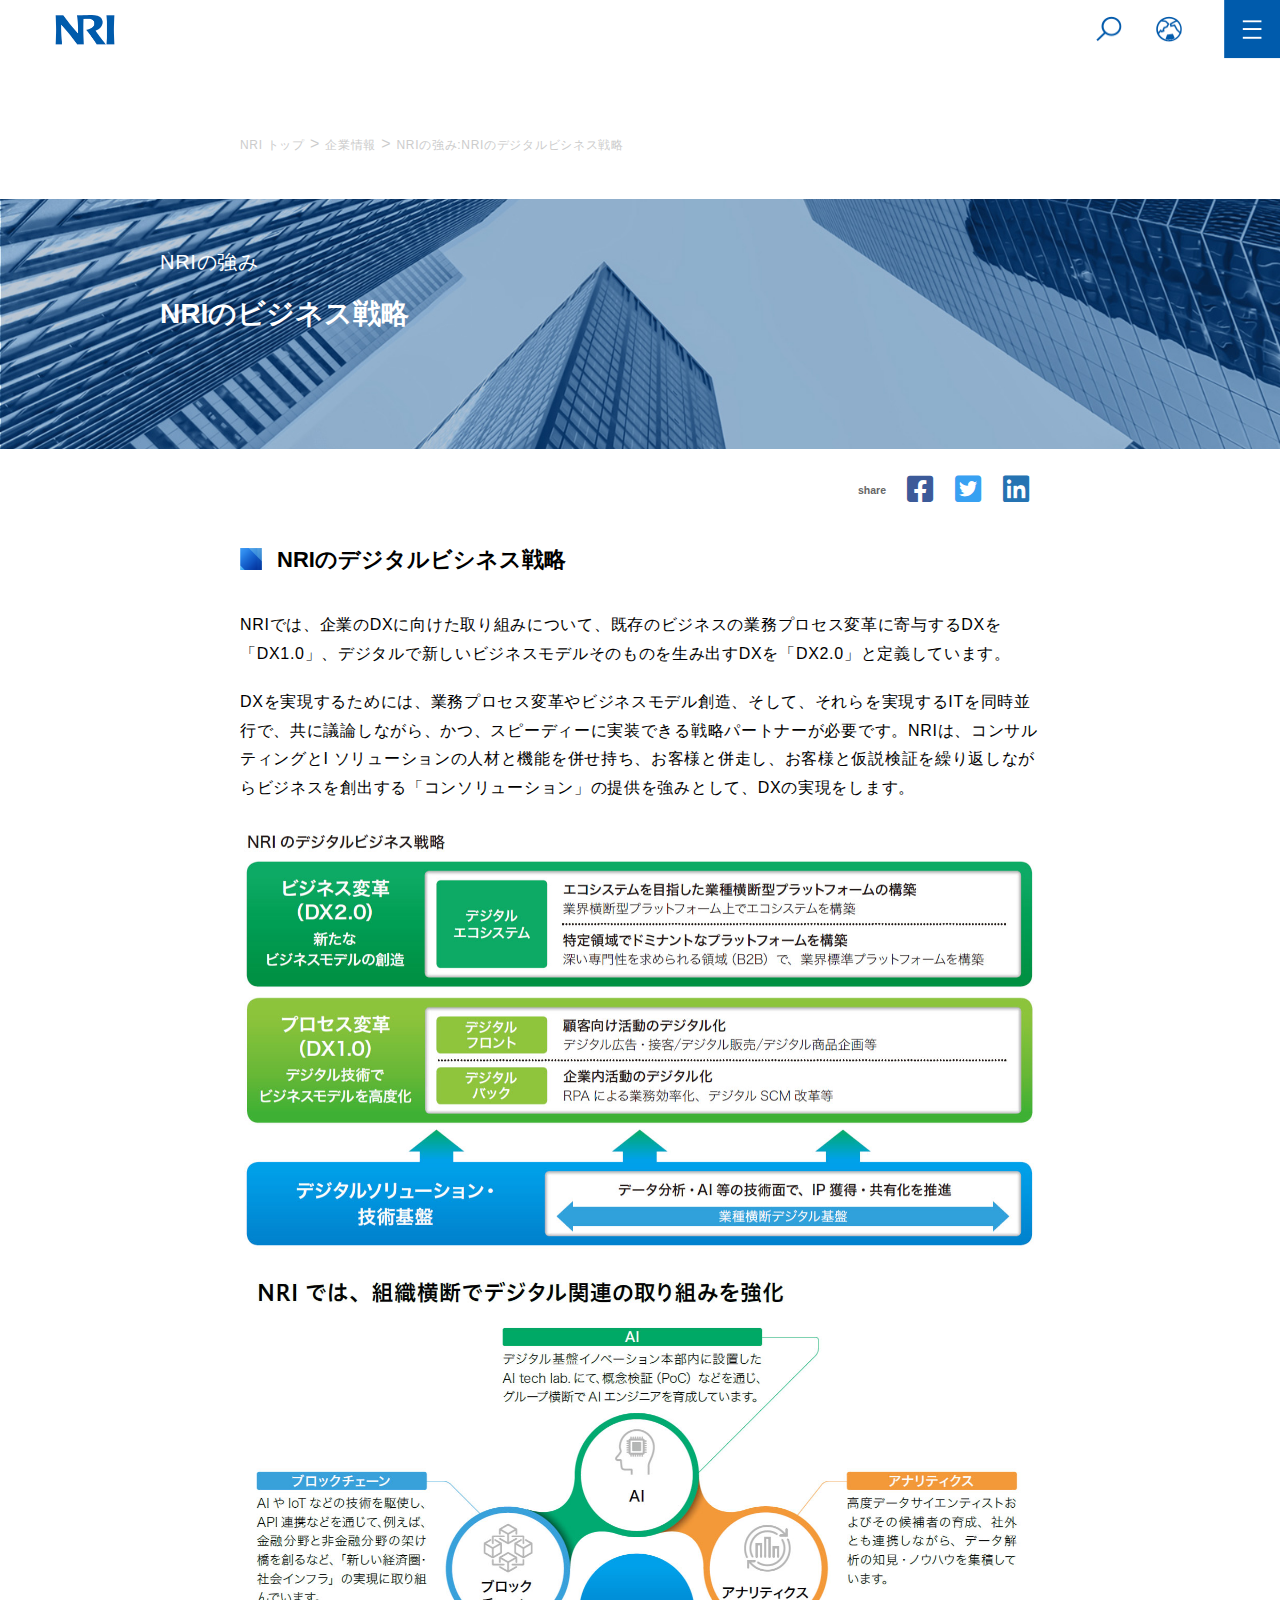
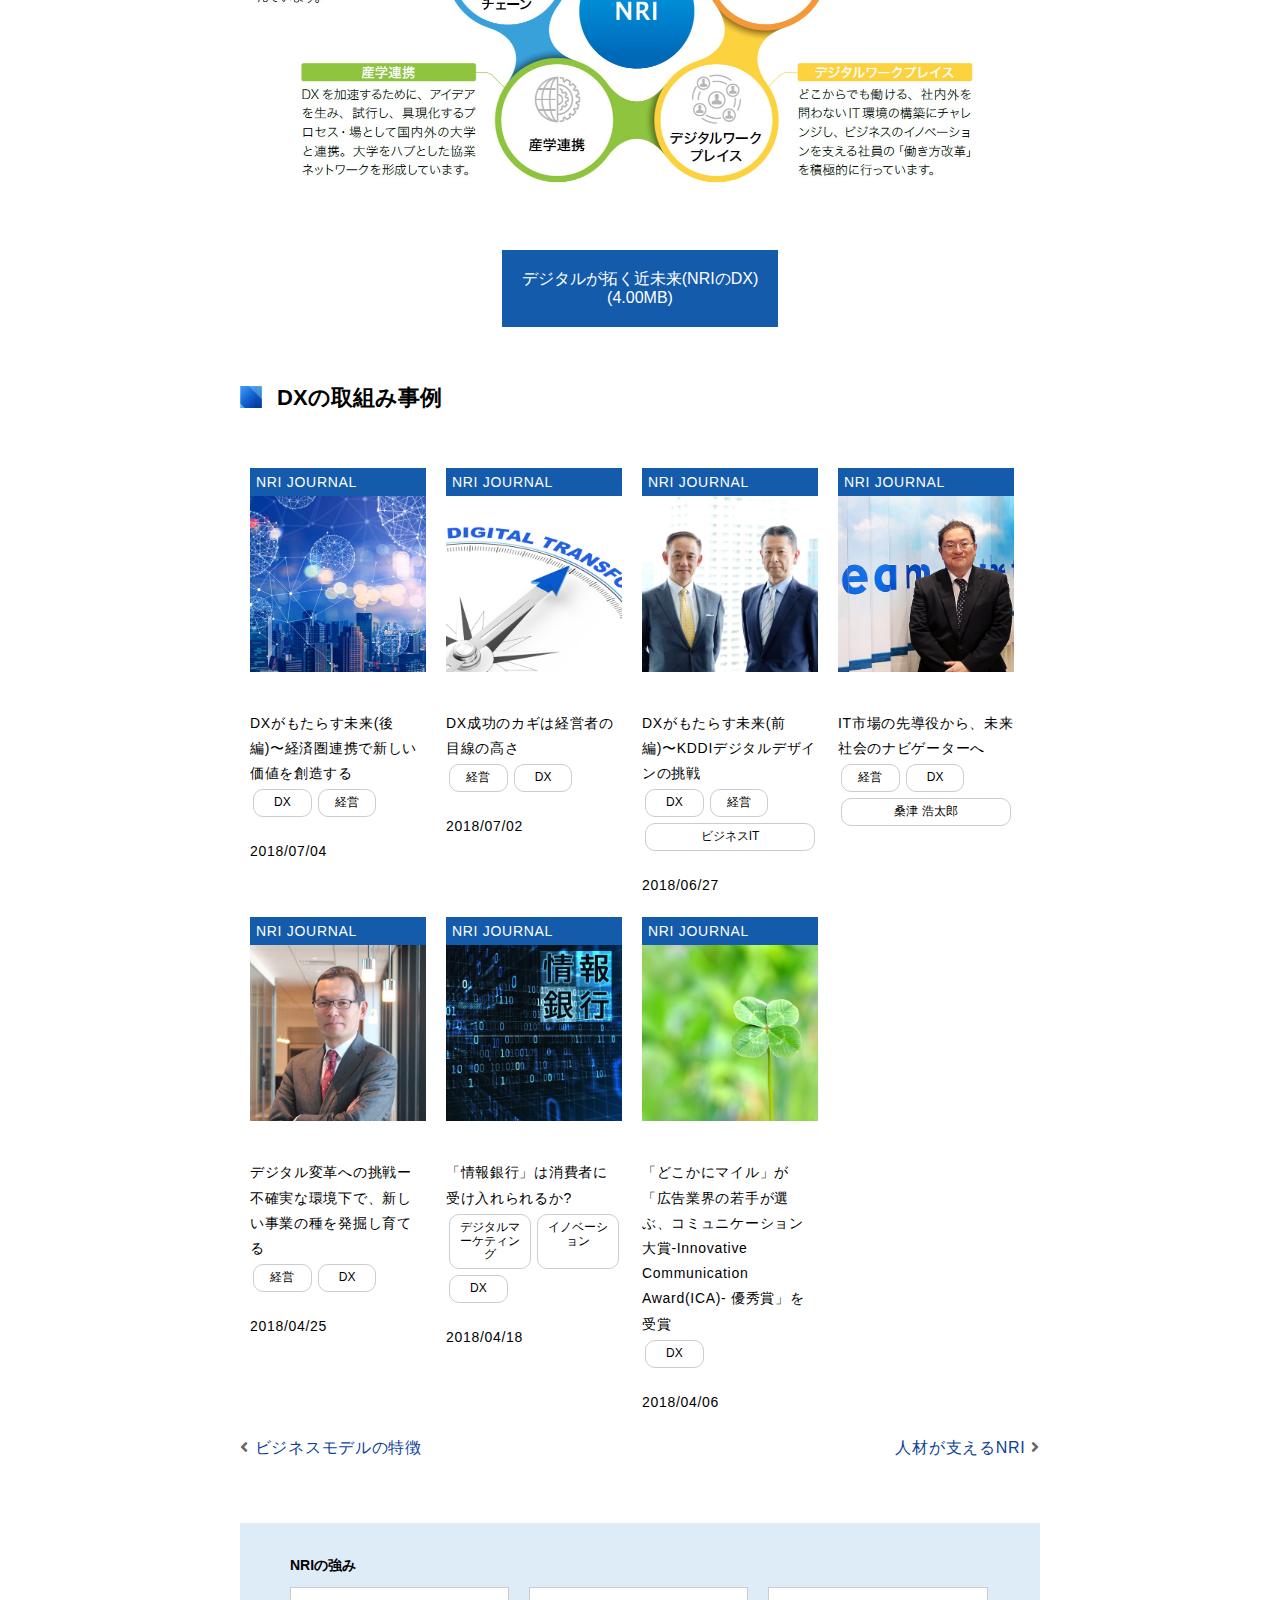
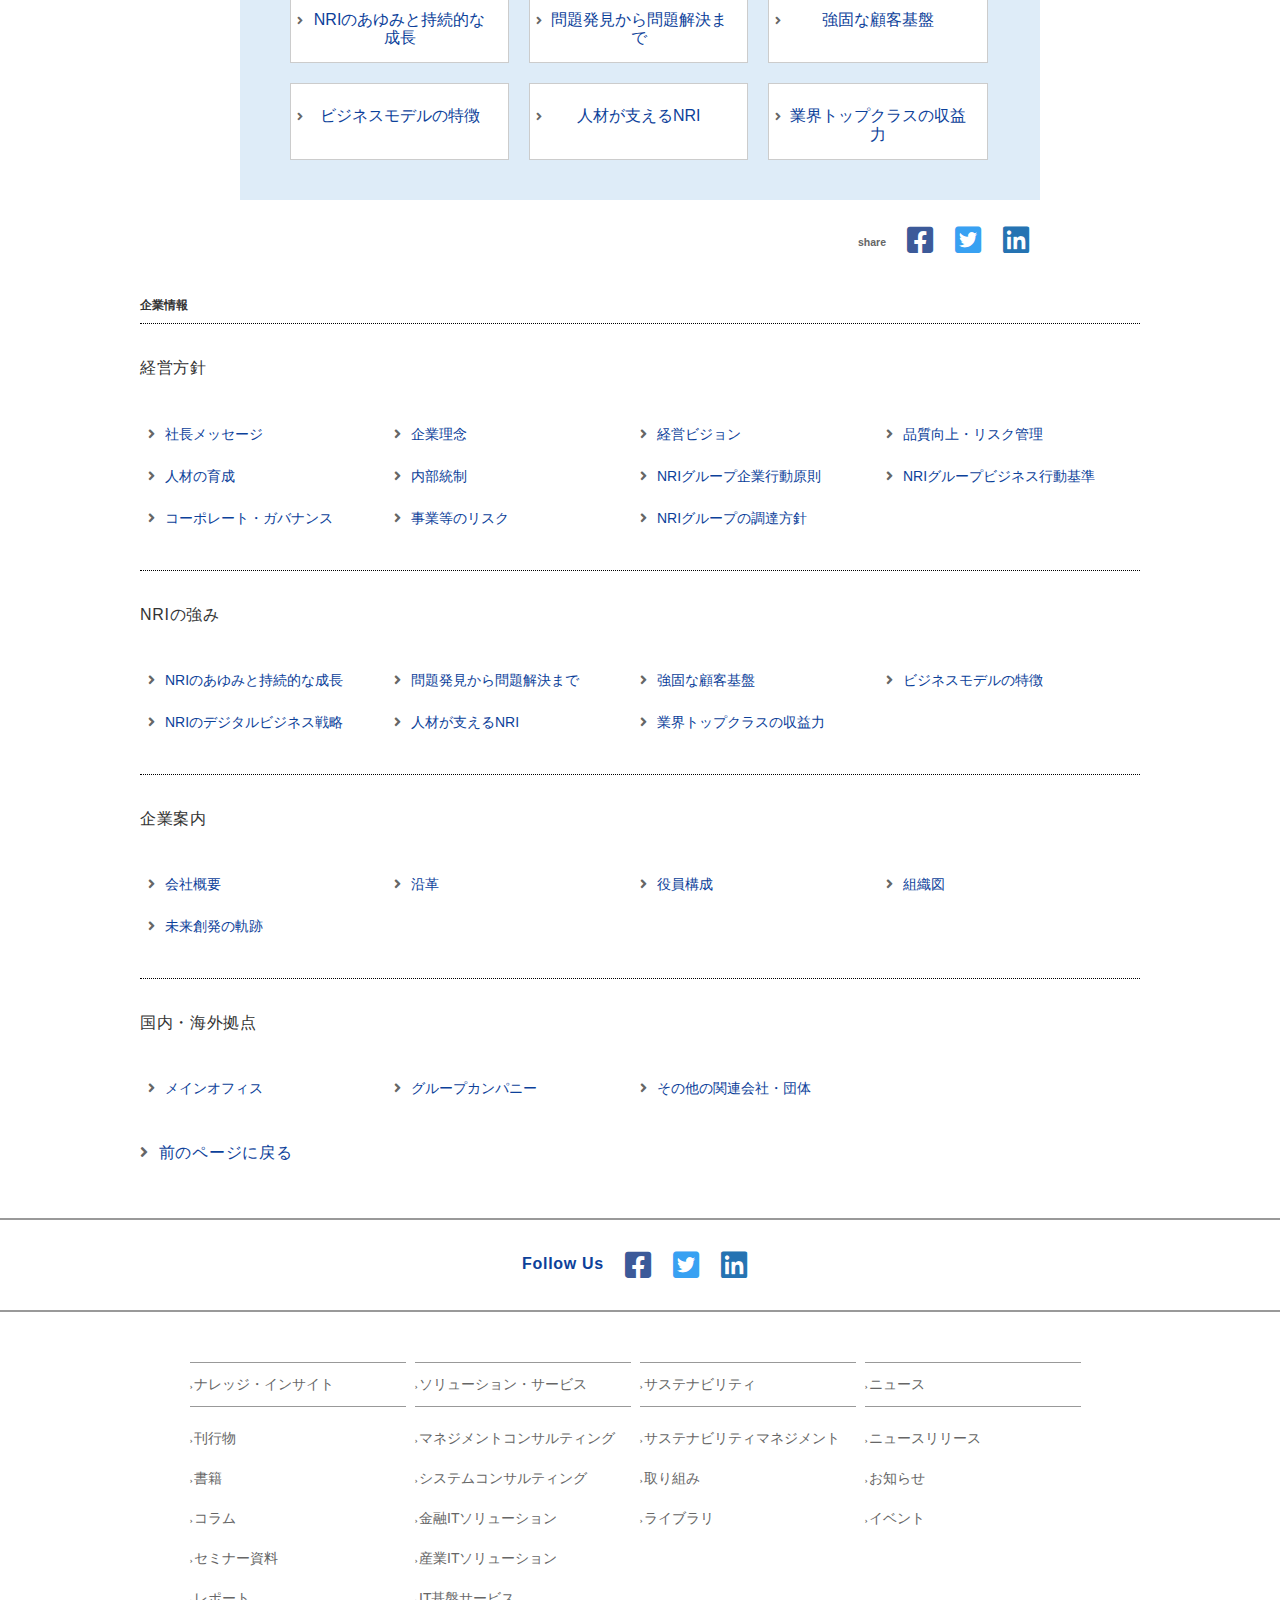
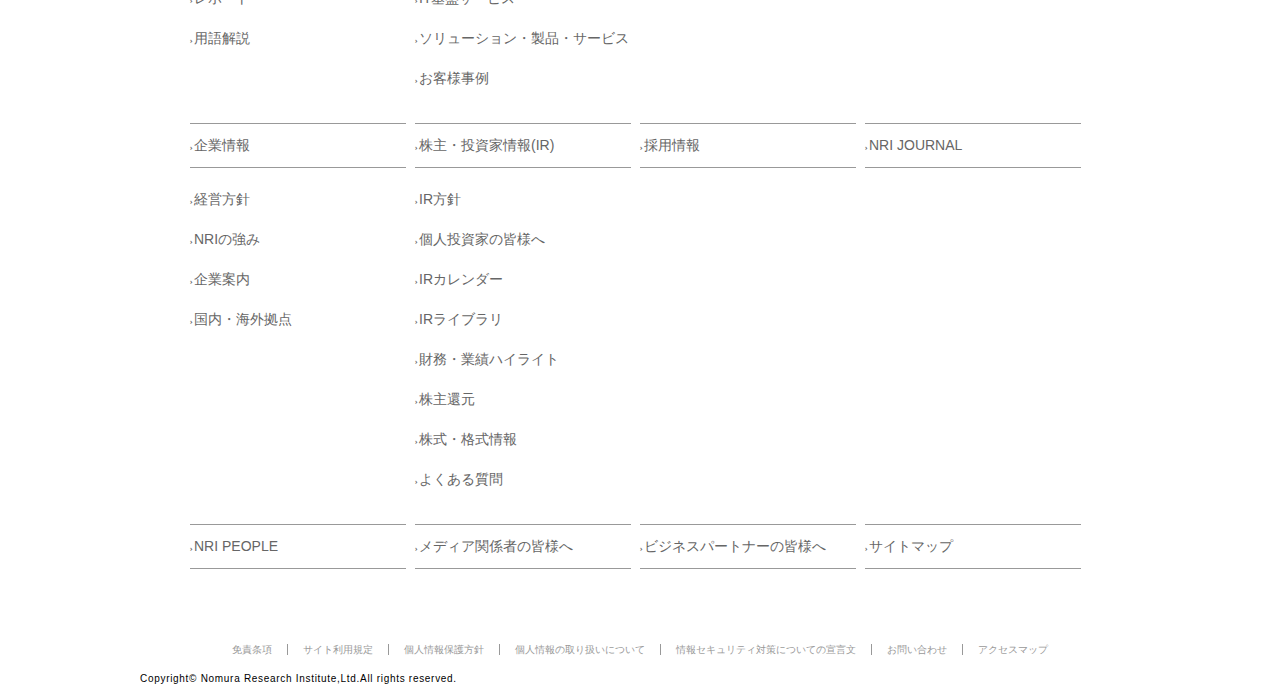
<file: site-copy2 NRIのコピー/index.html>
<!DOCTYPE html>
<html lang="ja">
<head>
  <meta charset="UTF-8">
  <title>NRI模写</title>
  <link rel="stylesheet" href="css/style.css">
  <link rel="stylesheet" href="css/normalize.css">
  <link href="https://use.fontawesome.com/releases/v5.6.1/css/all.css" rel="stylesheet">
  <link rel="stylesheet" href="css/iconstyle.css">
</head>
<body>
 <header>

   <div class="header-navi">
     <div class="logo">
       <a href="#" id="NRI"><img src="images/logo.png" alt="" width="60" height="30"></a>
      </div>
     <ul class="navibox">
       <li><a href="#"><img id="move" src="images/search.png" alt="" width="26" height="26"></a></li>
       <li><a href="#"><img id="move" src="images/lang.png" width="26" height="26" alt=""></a></li>
       <li id="listlogo"><a href="#"><img src="images/list.png" alt="" width="80" height="60"></a></li>
     </ul>
   </div>

  <div class="background-adjustin">
     <nav class="topic-path">
       <p><a href="#">NRI トップ</a> &gt; <a href="">企業情報</a> &gt; <a href="">NRIの強み:NRIのデジタルビシネス戦略</a></p>
     </nav>
  </div>
 </header>

 <main>
   <div class="top-wrapper">
       <img src="images/download.jpg" alt="">
         <div class="background-adjustin">
           <div class="top-text">
              <p>NRIの強み</p>
              <h1>NRIのビジネス戦略</h1>
           </div>

          <div class="sns-share">
            <ul>
              <li id="share"><h3>share</h3></li>
              <li><a href="#"><i class="fab fa-facebook-square"></i></a></li>
              <li><a href="#"><i class="fab fa-twitter-square"></i></a></li>
              <li><a href="#"><i class="fab fa-linkedin"></i></a></li>
            </ul>
          </div>
        </div>
    </div>

    <div class="main-wrapper">
      <div class="background-adjustin">

        <section>
          <h2><i><img id="heading-logo" src="images/heading.png" alt="" width="22" height="22"></i>NRIのデジタルビシネス戦略</h2>
          <p>NRIでは、企業のDXに向けた取り組みについて、既存のビジネスの業務プロセス変革に寄与するDXを「DX1.0」、デジタルで新しいビジネスモデルそのものを生み出すDXを「DX2.0」と定義しています。</p>
          <p>DXを実現するためには、業務プロセス変革やビジネスモデル創造、そして、それらを実現するITを同時並行で、共に議論しながら、かつ、スピーディーに実装できる戦略パートナーが必要です。NRIは、コンサルティングとI
             ソリューションの人材と機能を併せ持ち、お客様と併走し、お客様と仮説検証を繰り返しながらビジネスを創出する「コンソリューション」の提供を強みとして、DXの実現をします。</p>
          <p></p>

        <div class="image-panel">
          <img src="images/download-2.jpg" alt="">
          <img src="images/download-1.jpg" alt="">
        </div>

        <div class="btn">
          <a href="" class="bluebtn">デジタルが拓く近未来(NRIのDX)<br>(4.00MB)<i></i></a>
        </div>
        </section>

        <section>
          <h2><i><img id="heading-logo" src="images/heading.png" alt="" width="22" height="22"></i>DXの取組み事例</h2>

          <div class="article-box">
            <ul>
              <li><p id="journal">NRI JOURNAL</p><a href=""><img src="images/download-6.jpg" alt=""><p>DXがもたらす未来(後編)〜経済圏連携で新しい価値を創造する</p>
                <ul class="minibox">
                  <li><a href="#">DX</a></li>
                  <li><a href="#">経営</a></li>
                </ul>
                <p>2018/07/04</p></a></li>

              <li><p id="journal">NRI JOURNAL</p><a href=""><img src="images/download-7.jpg" alt=""><p>DX成功のカギは経営者の目線の高さ</p>
                <ul class="minibox">
                  <li><a href="#">経営</a></li>
                  <li><a href="#">DX</a></li>
                </ul>
                  <p>2018/07/02</p></a></li>

              <li><p id="journal">NRI JOURNAL</p><a href=""><img src="images/download-8.jpg" alt=""><p>DXがもたらす未来(前編)〜KDDIデジタルデザインの挑戦</p>
                 <ul class="minibox">
                    <li><a href="#">DX</a></li>
                    <li><a href="#">経営</a></li>
                    <li class="flex-grow"><a href="#">ビジネスIT</a></li>
                  </ul>
                  <p>2018/06/27</p></a></li>

              <li><p id="journal">NRI JOURNAL</p><a href=""><img src="images/download-4.jpg" alt=""><p>IT市場の先導役から、未来社会のナビゲーターへ</p>
                 <ul class="minibox">
                    <li><a href="">経営</a></li>
                    <li><a href="">DX</a></li>
                    <li class="flex-grow"><a href="">桑津 浩太郎</a></li>
                  </ul>
                    <p></p></li>

              <li><p id="journal">NRI JOURNAL</p><a href=""><img src="images/download-3.jpg" alt=""><p>デジタル変革への挑戦ー不確実な環境下で、新しい事業の種を発掘し育てる</p>
                 <ul class="minibox">
                    <li><a href="#">経営</a></li>
                    <li><a href="">DX</a></li>
                  </ul>
                    <p>2018/04/25</p></a></li>

              <li><p id="journal">NRI JOURNAL</p><a href=""><img src="images/download-5.jpg" alt=""><p>「情報銀行」は消費者に受け入れられるか?</p>
                <ul class="minibox">
                  <li class="flex-grow"><a href="#">デジタルマーケティング</a></li>
                  <li class="flex-grow"><a href="#">イノベーション</a></li>
                  <li><a href="#">DX</a></li>
                </ul>
                  <p>2018/04/18</p></a></li>

              <li><p id="journal">NRI JOURNAL</p><a href=""><img src="images/download-10.jpg" alt=""><p>「どこかにマイル」が「広告業界の若手が選ぶ、コミュニケーション大賞-Innovative Communication Award(ICA)- 優秀賞」を受賞</p>
                <ul class="minibox">
                   <li><a href="#">DX</a></li>
                </ul>
                    <p>2018/04/06</p></a></li>
            </ul>
          </div>
        </section>

        <div class="main-navi">
          <div class="width-navi">
            <p><a href="#"><i class="fas fa-angle-left"></i>ビジネスモデルの特徴</a></p>
            <p><a href="#">人材が支えるNRI<i class="fas fa-angle-right"></i></a></p>
          </div>

          <div class="listbox">
            <div id="list-content">
              <h3>NRIの強み</h3>
              <ul>
                <li><a href="#"><i class="fas fa-angle-right"></i>NRIのあゆみと持続的な成長</a></li>
                <li><a href="#"><i class="fas fa-angle-right"></i>問題発見から問題解決まで</a></li>
                <li><a href="#"><i class="fas fa-angle-right"></i>強固な顧客基盤</a></li>
                <li><a href="#"><i class="fas fa-angle-right"></i>ビジネスモデルの特徴</a></li>
                <li><a href="#"><i class="fas fa-angle-right"></i>人材が支えるNRI</a></li>
                <li><a href="#"><i class="fas fa-angle-right"></i>業界トップクラスの収益力</a></li>
              </ul>
            </div>
          </div>

          <div class="sns-share">
            <ul>
              <li id="share"><h3>share</h3></li>
              <li><a href="#"><i class="fab fa-facebook-square"></i></a></li>
              <li><a href="#"><i class="fab fa-twitter-square"></i></a></li>
              <li><a href="#"><i class="fab fa-linkedin"></i></a></li>
            </ul>
          </div>

        </div>
      </div>
    </div>
 </main>

 <footer>
   <div class="background-adjust">
     <div class="footer-navitop">
       <h3>企業情報</h3>

       <div class="list">
         <p>経営方針</p>
         <ul>
           <li><a href=""><i class="fas fa-angle-right"></i>社長メッセージ</a></li>
           <li><a href=""><i class="fas fa-angle-right"></i>企業理念</a></li>
           <li><a href=""><i class="fas fa-angle-right"></i>経営ビジョン</a></li>
           <li><a href=""><i class="fas fa-angle-right"></i>品質向上・リスク管理</a></li>
           <li><a href=""><i class="fas fa-angle-right"></i>人材の育成</a></li>
           <li><a href=""><i class="fas fa-angle-right"></i>内部統制</a></li>
           <li><a href=""><i class="fas fa-angle-right"></i>NRIグループ企業行動原則</a></li>
           <li><a href=""><i class="fas fa-angle-right"></i>NRIグループビジネス行動基準</a></li>
           <li><a href=""><i class="fas fa-angle-right"></i>コーポレート・ガバナンス</a></li>
           <li><a href=""><i class="fas fa-angle-right"></i>事業等のリスク</a></li>
           <li><a href=""><i class="fas fa-angle-right"></i>NRIグループの調達方針</a></li>
         </ul>
       </div>

       <div class="list">
         <p>NRIの強み</p>
         <ul>
           <li><a href=""><i class="fas fa-angle-right"></i>NRIのあゆみと持続的な成長</a></li>
           <li><a href=""><i class="fas fa-angle-right"></i>問題発見から問題解決まで</a></li>
           <li><a href=""><i class="fas fa-angle-right"></i>強固な顧客基盤</a></li>
           <li><a href=""><i class="fas fa-angle-right"></i>ビジネスモデルの特徴</a></li>
           <li><a href=""><i class="fas fa-angle-right"></i>NRIのデジタルビジネス戦略</a></li>
           <li><a href=""><i class="fas fa-angle-right"></i>人材が支えるNRI</a></li>
           <li><a href=""><i class="fas fa-angle-right"></i>業界トップクラスの収益力</a></li>
         </ul>
       </div>

       <div class="list">
         <p>企業案内</p>
         <ul>
           <li><a href=""><i class="fas fa-angle-right"></i>会社概要</a></li>
           <li><a href=""><i class="fas fa-angle-right"></i>沿革</a></li>
           <li><a href=""><i class="fas fa-angle-right"></i>役員構成</a></li>
           <li><a href=""><i class="fas fa-angle-right"></i>組織図</a></li>
           <li><a href=""><i class="fas fa-angle-right"></i>未来創発の軌跡</a></li>
         </ul1>
       </div>

       <div class="list">
         <p>国内・海外拠点</p>
         <ul>
           <li><a href=""><i class="fas fa-angle-right"></i>メインオフィス</a></li>
           <li><a href=""><i class="fas fa-angle-right"></i>グループカンパニー</a></li>
           <li><a href=""><i class="fas fa-angle-right"></i>その他の関連会社・団体</a></li>
         </ul>
       </div>

       <p id="pagetop"><a href="#"><i class="fas fa-angle-right"></i>前のページに戻る</a></p>
     </div>
   </div>

   <div class="margin">
     <ul>
       <li><p>Follow Us</p></li>
       <li><a href="#"><i class="fab fa-facebook-square"></i></a></li>
       <li><a href="#"><i class="fab fa-twitter-square"></i></a></li>
       <li><a href="#"><i class="fab fa-linkedin"></i></a></li>
     </ul>
   </div>

     <div class="background-adjust">
       <div class="footer-navibottom">

                 <div class="footerlist">
                   <ul>
                     <li id="title"><a href="" ><i class="fas fa-angle-right"></i>ナレッジ・インサイト</a></li>
                     <li>
                       <ul class="detail">
                           <li><a href="#"><i class="fas fa-angle-right"></i>刊行物</a></li>
                           <li><a href="#"><i class="fas fa-angle-right"></i>書籍</a></li>
                           <li><a href="#"><i class="fas fa-angle-right"></i>コラム</a></li>
                           <li><a href="#"><i class="fas fa-angle-right"></i>セミナー資料</a></li>
                           <li><a href="#"><i class="fas fa-angle-right"></i>レポート</a></li>
                           <li><a href="#"><i class="fas fa-angle-right"></i>用語解説</a></li>
                        </ul>
                     </li>
                   </ul>
                 </div>

                <div class="footerlist">
                  <ul>
                    <li id="title"><a href="#"><i class="fas fa-angle-right"></i>ソリューション・サービス</a></li>
                    <li>
                      <ul class="detail">
                        <li><a href="#"><i class="fas fa-angle-right"></i>マネジメントコンサルティング</a></li>
                        <li><a href="#"><i class="fas fa-angle-right"></i>システムコンサルティング</a></li>
                        <li><a href="#"><i class="fas fa-angle-right"></i>金融ITソリューション</a></li>
                        <li><a href="#"><i class="fas fa-angle-right"></i>産業ITソリューション</a></li>
                        <li><a href="#"><i class="fas fa-angle-right"></i>IT基盤サービス</a></li>
                        <li><a href="#"><i class="fas fa-angle-right"></i>ソリューション・製品・サービス</a></li>
                        <li><a href="#"><i class="fas fa-angle-right"></i>お客様事例</a></li>
                      </ul>
                    </li>
                  </ul>
               </div>

               <div class="footerlist">
                 <ul>
                   <li id="title"><a href="#"><i class="fas fa-angle-right"></i>サステナビリティ</a></li>
                   <li>
                     <ul class="detail">
                       <li><a href="#"><i class="fas fa-angle-right"></i>サステナビリティマネジメント</a></li>
                       <li><a href="#"><i class="fas fa-angle-right"></i>取り組み</a></li>
                       <li><a href="#"><i class="fas fa-angle-right"></i>ライブラリ</a></li>
                     </ul>
                   </li>
                 </ul>
               </div>

              <div class="footerlist">
                <ul>
                  <li id="title"><a href="#"><i class="fas fa-angle-right"></i>ニュース</a></li>
                  <li>
                    <ul class="detail">
                      <li><a href="#"><i class="fas fa-angle-right"></i>ニュースリリース</a></li>
                      <li><a href="#"><i class="fas fa-angle-right"></i>お知らせ</a></li>
                      <li><a href="#"><i class="fas fa-angle-right"></i>イベント</a></li>
                    </ul>
                  </li>
                </ul>
             </div>


             <div class="footerlist">
               <ul>
                 <li id="title"><a href="#"><i class="fas fa-angle-right"></i>企業情報</a></li>
                 <li>
                   <ul class="detail">
                     <li><a href="#"><i class="fas fa-angle-right"></i>経営方針</a></li>
                     <li><a href="#"><i class="fas fa-angle-right"></i>NRIの強み</a></li>
                     <li><a href="#"><i class="fas fa-angle-right"></i>企業案内</a></li>
                     <li><a href="#"><i class="fas fa-angle-right"></i>国内・海外拠点</a></li>
                   </ul>
                 </li>
               </ul>
            </div>

            <div class="footerlist">
              <ul>
                <li id="title"><a href="#"><i class="fas fa-angle-right"></i>株主・投資家情報(IR)</a></li>
                <li>
                  <ul class="detail">
                    <li><a href="#"><i class="fas fa-angle-right"></i>IR方針</a></li>
                    <li><a href="#"><i class="fas fa-angle-right"></i>個人投資家の皆様へ</a></li>
                    <li><a href="#"><i class="fas fa-angle-right"></i>IRカレンダー</a></li>
                    <li><a href="#"><i class="fas fa-angle-right"></i>IRライブラリ</a></li>
                    <li><a href="#"><i class="fas fa-angle-right"></i>財務・業績ハイライト</a></li>
                    <li><a href="#"><i class="fas fa-angle-right"></i>株主還元</a></li>
                    <li><a href="#"><i class="fas fa-angle-right"></i>株式・格式情報</a></li>
                    <li><a href="#"><i class="fas fa-angle-right"></i>よくある質問</a></li>
                  </ul>
                </li>
              </ul>
            </div>

            <div class="footerlist">
              <ul>
                <li id="title"><a href="#"><i class="fas fa-angle-right"></i>採用情報</a></li>
              </ul>
            </div>

            <div class="footerlist">
              <ul>
                <li id="title"><a href="#"><i class="fas fa-angle-right"></i>NRI JOURNAL</a></li>
              </ul>
            </div>


            <div class="footerlist">
              <ul>
                <li id="title"><a href="#"><i class="fas fa-angle-right"></i>NRI PEOPLE</a></li>
              </ul>
            </div>

            <div class="footerlist">
              <ul>
                <li id="title"><a href="#"><i class="fas fa-angle-right"></i>メディア関係者の皆様へ</a></li>
              </ul>
            </div>

            <div class="footerlist">
              <ul>
                <li id="title"><a href="#"><i class="fas fa-angle-right"></i>ビジネスパートナーの皆様へ</a></li>
              </ul>
            </div>

            <div class="footerlist">
              <ul>
                <li id="title"><a href="#"><i class="fas fa-angle-right"></i>サイトマップ</a></li>
              </ul>
            </div>


     </div>
   <div class="pagebottom">
     <ul>
       <li><a href="#">免責条項</a></li>
       <li><a href="#">サイト利用規定</a></li>
       <li><a href="#">個人情報保護方針</a></li>
       <li><a href="#">個人情報の取り扱いについて</a></li>
       <li><a href="#">情報セキュリティ対策についての宣言文</a></li>
       <li><a href="#">お問い合わせ</a></li>
       <li id="no-border"><a href="#">アクセスマップ</a></li>
     </ul>
   </div>
   <p id=copyright>Copyright&copy; Nomura Research Institute,Ltd.All rights reserved.</p>
 </div>

 </footer>
</body>
</html>
</file>
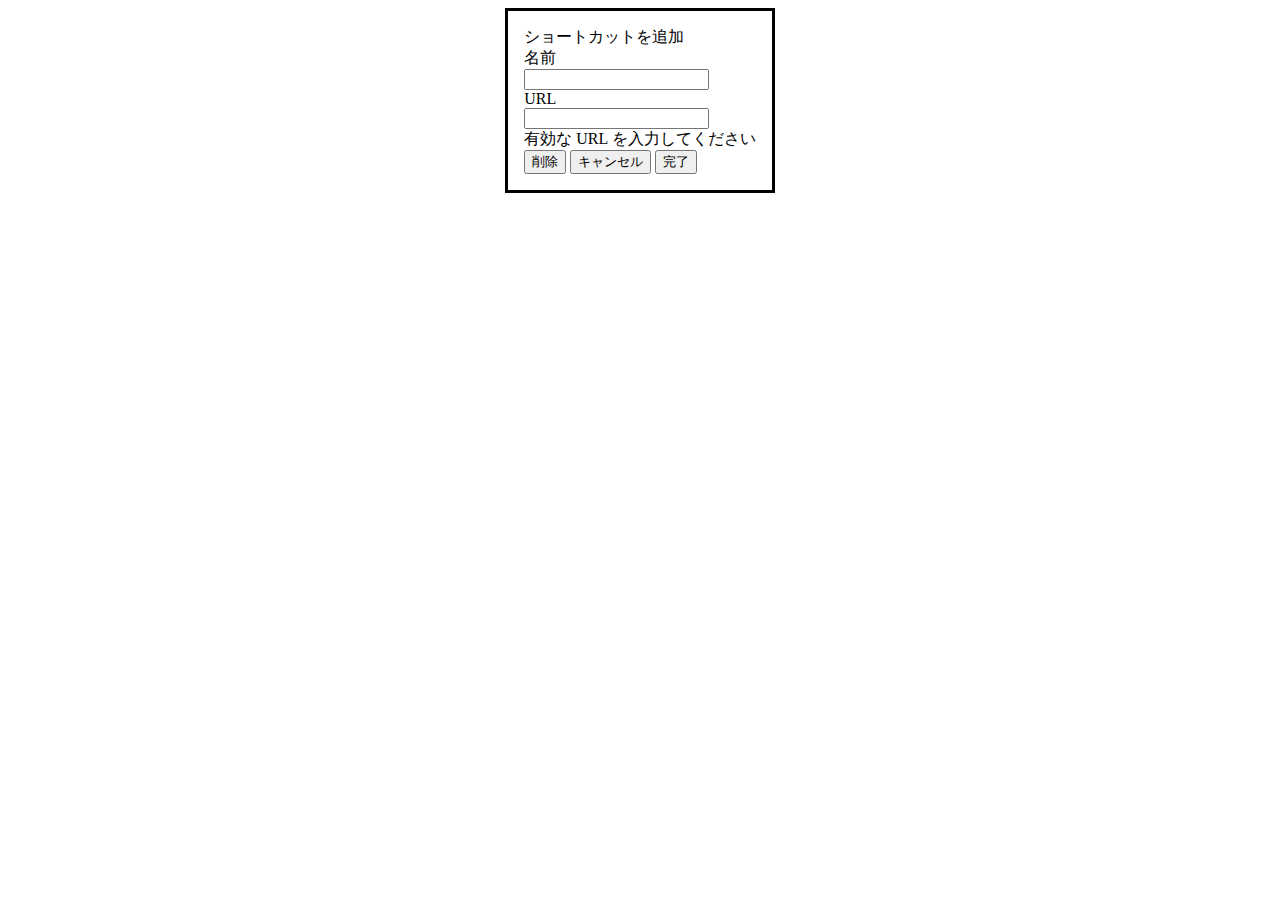
<file: site-copy1/images/新しいタブ_files/edit.html>
<!DOCTYPE html>
<!-- saved from url=(0542)chrome-search://most-visited/edit.html?enableDarkMode=1&addTitle=%E3%82%B7%E3%83%A7%E3%83%BC%E3%83%88%E3%82%AB%E3%83%83%E3%83%88%E3%82%92%E8%BF%BD%E5%8A%A0&editTitle=%E3%82%B7%E3%83%A7%E3%83%BC%E3%83%88%E3%82%AB%E3%83%83%E3%83%88%E3%81%AE%E7%B7%A8%E9%9B%86&nameField=%E5%90%8D%E5%89%8D&urlField=URL&linkRemove=%E5%89%8A%E9%99%A4&linkCancel=%E3%82%AD%E3%83%A3%E3%83%B3%E3%82%BB%E3%83%AB&linkDone=%E5%AE%8C%E4%BA%86&invalidUrl=%E6%9C%89%E5%8A%B9%E3%81%AA%20URL%20%E3%82%92%E5%85%A5%E5%8A%9B%E3%81%97%E3%81%A6%E3%81%8F%E3%81%A0%E3%81%95%E3%81%84 -->
<html darkmode="true"><!-- Copyright 2018 The Chromium Authors. All rights reserved.
     Use of this source code is governed by a BSD-style license that can be
     found in the LICENSE file. --><head><meta http-equiv="Content-Type" content="text/html; charset=UTF-8">
  <!--<base target="_top">--><base href="." target="_top">
  
  <link rel="stylesheet" type="text/css" href="chrome-search://most-visited/animations.css">
  <link rel="stylesheet" type="text/css" href="chrome-search://most-visited/constants.css">
  <link rel="stylesheet" type="text/css" href="chrome-search://most-visited/edit.css">
  <script src="chrome-search://most-visited/utils.js"></script>
  <script src="chrome-search://most-visited/animations.js"></script>
  <script src="chrome-search://most-visited/edit.js"></script>
<title>ショートカットの編集</title></head>
<body>
  <dialog id="edit-link-dialog" open="">
    <div id="dialog-title">ショートカットを追加</div>
    <form id="edit-form" action="chrome-search://most-visited/edit.html?enableDarkMode=1&amp;addTitle=%E3%82%B7%E3%83%A7%E3%83%BC%E3%83%88%E3%82%AB%E3%83%83%E3%83%88%E3%82%92%E8%BF%BD%E5%8A%A0&amp;editTitle=%E3%82%B7%E3%83%A7%E3%83%BC%E3%83%88%E3%82%AB%E3%83%83%E3%83%88%E3%81%AE%E7%B7%A8%E9%9B%86&amp;nameField=%E5%90%8D%E5%89%8D&amp;urlField=URL&amp;linkRemove=%E5%89%8A%E9%99%A4&amp;linkCancel=%E3%82%AD%E3%83%A3%E3%83%B3%E3%82%BB%E3%83%AB&amp;linkDone=%E5%AE%8C%E4%BA%86&amp;invalidUrl=%E6%9C%89%E5%8A%B9%E3%81%AA%20URL%20%E3%82%92%E5%85%A5%E5%8A%9B%E3%81%97%E3%81%A6%E3%81%8F%E3%81%A0%E3%81%95%E3%81%84">
      <div id="title" class="field-container">
        <label id="title-field-name" class="field-title" aria-label="名前">名前</label>
        <div class="input-container">
          <input id="title-field" class="field-input" type="text" autocomplete="off" tabindex="0">
          <div class="underline"></div>
        </div>
      </div>
      <div id="url" class="field-container">
        <label id="url-field-name" class="field-title" aria-label="URL">URL</label>
        <div class="input-container">
          <input id="url-field" class="field-input" type="text" autocomplete="off" spellcheck="false" dir="ltr" tabindex="0" required="">
          <div class="underline"></div>
        </div>
        <div id="invalid-url" class="error-msg">有効な URL を入力してください</div>
      </div>
      <div class="buttons-container">
        <span>
          <button id="delete" class="paper secondary ripple" type="button" tabindex="0" title="削除">削除</button>
        </span>
        <span>
          <button id="cancel" class="paper secondary ripple" type="button" tabindex="0" title="キャンセル" aria-label="キャンセル">キャンセル</button>
          <button type="submit" id="done" class="paper primary ripple" tabindex="0" title="完了">完了</button>
        </span>
      </div>
    </form>
  </dialog>


</body></html>
</file>
<file: site-copy1のコピー/css/style.css>
li{
  list-style: none;
}
a{
  text-decoration: none;
  color: black;
}
html,body{
  margin-top: -6px;
  margin-bottom: 0;
  margin-right: 0;
  margin-left: 0;
  padding:0;
}
.fab{
  font-size: 30px;
  padding: 0 10px;
}
.container{
  margin: 0 auto;
  max-width: 1060px;
  padding: 0 10px;
}
/* ------------  メイン ---------*/
header{
  padding:0;
  margin:0;
}
.header-top h2{
  float:left;
  font-size: 12px;
  line-height: 11px;
}
.header-top ul {
  display: flex;
  justify-content: flex-end;
}
.header-top {
    background-color: #F7F7F7;
    width: 100%;
    height: 30px;
    font-size: 12px;
}
.header-top ul li {
  border-right: 1px solid #676767;
  padding: 5px 15px 3px;
  margin-top:2px;
  letter-spacing: 0.1em;
  display: block;
}
#graduation{
  border-right: 1px solid #F7F7F7;
}
.header-top a{
  color: #676767;
}
.header-top ul li :hover{
  text-decoration: underline;

}
.header-top .btn {
  background-color: #D9D9D9;
  padding: 5px 15px 3px;
}
.header-top .btn a{
  color: #000080;
}

.clearfix::after{
  content:"";
  display: block;
  clear: both;
}
.clearfix::before{
  content:"";
  display: block;
  clear: both;
}
.header-logo {
 float: left;
}
.contact-top{
  padding: 20px 0;
}
.header-contact{
  float: right;
  margin-top: 10px;
  position: relative;
}
.call{
  padding-right: 20px;
}
.header-contact p{
  font-size: 11px;
  color: #8D959C;
  position: absolute;
  top: 23px;
  left: 74px;
}
.contact-bottom{
  vertical-align: baseline;
  margin-bottom: 20px;
}

.contact-btn {
  float: right;
}
.contact-btn .button {
  color: navy;
  border: 1px solid navy;
  padding: 10px 20px;
  margin: 7px;
  display: inline-block;
  float: right;
}
.contact-btn a:hover{
  color: white;
  background-color: navy;
}
.header-nav{
  text-align: center;
}
.header-nav .nav-item{
  margin: 0 0px;
}
.nav-item:hover{
  opacity: 0.8;
}
.header-nav {
  display: flex;
  justify-content: space-between;
}
.header-nav #nav-item{
  border-left: 1px solid #CCCCCC;
  padding: 0 40px;
  width: 171px;
  height: 50px;
}
.header-nav h2{
  color: black;
  font-size: 15px;
  line-height: 10px;
}
.header-nav  p{
  color: #CCCCCC;
  font-size: 12px;
  line-height: 1px;
}
.header-nav a :hover{
  color: navy;
}
.localNavi{
  background-color: #1f286f;
  width: 100%;
  height: 100px;
  display: flex;
}
.localNavi ul{
  color: white;
  display: flex;
  flex-wrap: wrap;
  font-size: 14px;
  letter-spacing: 0.05em;
  margin-top: 20px;
  padding-right: px;
}
.localNavi ul li a{
  color: white;
  margin: 2px;
  padding: 9px 9px;
  line-height: 33px;
}
.localNavi ul li a:hover{
  background-color: white;
  color: #1f286f;
}
.fa-slash{
  color: #5C5C7E;
}


.contents-item{
  background-image: url("../images/about_mainimage01.jpg");
  width: 100%;
  height: 500px;
  text-align: center;
  padding: 50px 0px 10px;
  background-size: cover;
}
.contents-item h1{
  color: white;
  letter-spacing: 10px;
  display: inline-block;
  border-bottom: 1px solid white;
  font-size: 52px;
}
.topicPath{
  font-size: 14px;
}
#topicPath-underline{
  border-bottom: 1px solid #CCCCCC;
  padding: 0 10px;
}
#topicPath-underline a:hover{
  text-decoration: underline;
}
.titleTopic{
  text-align: center;
  padding: 50px 0;
}
#likeBlue{
  color:#36538D;
}

.titleTopic .articleTop{
  font-size: 33px;
  letter-spacing: 0.2em;
  margin-bottom: 70px;
}
.titleTopic .articleMiddle{
  font-size: 22px;
  display: inline-block;
  border-bottom: 1px solid black;
  padding-bottom: 18px;
  margin-bottom: 25px;
}
.contents-box1 .contents-aboutList {
  display: flex;
  justify-content: flex-start;
  margin-bottom: 50px;
}
.contents-aboutList span{
  font-size: 24px;
  border-right: 1px solid black;
  margin: 0 15px 0 0;
  padding: 5px 15px 5px 0;
  text-align: center;
}
.contents-aboutList-A li{

}
.contents-aboutList-A ul{
  padding-left: -40px;
}
.contents-box1 .title{
  font-size: 20px;
  margin-bottom: 30px;
  border-bottom: 1px solid black;
}
.contents-box1 .contents-aboutList li {
  font-size: 20px;
  margin-bottom: 30px;
  letter-spacing: 0.6px;
}
.contents-box1 .contents-aboutList span{
  font-weight: lighter;
}
/* ---------------   N STANDARD  ---------------  */
.contents-aboutBox{
  border: 1px solid #CCCCCC;
  padding: 30px 40px;
  width: 687px;
  height: 327px;
  margin:0 auto;
  background-color: #F7F7F7;
}
.contents-aboutBox .contents-aboutBox-A {
  float: left;
  margin-top: 30px;
  margin-right: 10px;
}
.contents-aboutBox .contents-aboutBox-B{
  overflow: hidden;
  letter-spacing: 0.3em;
  padding-left: 8px;
}
.contents-aboutBox .contents-aboutBox-B h3 {
  font-size: 22px;
}
.contents-aboutBox .contents-aboutBox-B p{
  font-size: 16px;
}
.contents-aboutBox .contents-aboutBox-B .more {
  background-image: url("../images/icon_arrow01_right_black01.png");
  background-repeat: no-repeat;
  background-size: 10px 15px;
  background-position: left;
}
.contents-aboutBox .contents-aboutBox-B img{
  padding-left: 20px;
  padding-top: 6px;
}
.contents-aboutBox:hover{
  opacity: 0.7;
}
.contents-box2 .title{
  margin-top: 50px;
  margin-bottom: 40px;
  border-bottom: 1px solid black;

}
.box{
  overflow: hidden;
  display: flex;
  justify-content: flex-start;
  padding-bottom: 20px;
  margin-bottom: 30px;
}

.contents-aboutBox-C{
  overflow: hidden;
}
.box .contents-aboutBox-C h2{
  border-bottom: 1px solid black;
  padding-bottom: 25px;
  margin-bottom: 25px;
}
.contents-aboutBox-C .explain{
  font-size: 12px;
  line-height: 1;
  padding-top: 10px;
}

/* -----------------  高卒資格のためのBasic Program  ------------------  */
.gray{
  background-color: #F7F7F7;
  padding-top: 40px;
  padding-bottom: 70px;
  margin-top: 70px;
}
.white{
  padding-top: 40px;
  margin-top: 70px;
}

.wrapper-title{
  text-align: center;
  padding-top: 20px;
  margin-top: 20px;
  padding-bottom: 30px;
  margin-bottom: 30px;
}
.wrapper-title h2{
  border-bottom: 1px solid black;
  display: inline-block;
  font-size: 33px;
}
.main-wrapper-text:hover{
  opacity: 0.7;
}
.main-wrapper-text h3{
  letter-spacing: 0.6px;
  font-size: 22px;
}

.fa-angle-right:before{
  font-size: 20px;
  margin-right: 11px;
}
.main-wrapperTop{
  display: flex;
  justify-content: flex-start;
}

.main-wrapperTop .main-wrapper-text{
  margin: 30px;
}
.main-wrapper-text .explain{
  font-size: 11px;
}
.main-wrapper-text .black-logo{
  background-color: black;
  padding: 10px;
}
.main-wrapperBottom{
  display: flex;
  justify-content: flex-end;
  margin: 30px;
  padding-bottom: 20px;
}
.main-wrapperBottom .main-wrapper-img{
  margin-left: 20px;
}
.main-wrapperBottom .main-wrapper-text{
  text-align: left;
  margin-top: 30px;
  margin-bottom: 30px;
}
/*  --------------  メッセージ  ---------------  */
.comentNavi{
  background-color: #F7F7F7;
}

.updown{
  display: flex;
  justify-content: space-between;
}
.slashbox{
  background-image: url("../images/slash.png");
  position: relative;
  margin: 10px;
}
.comment{
  width: 477px;
  height: 133px;
  padding: 10px 20px 10px 20px;
  margin: 10px;
  background-color: white;
}
.comment h3{
  font-size: 25px;
}
.comment p{
  font-size: 14px;
}
.comment i{
  position: absolute;
  top: 75px;
  right: 10px;
}
.comment:hover{
  opacity: 0.7;
}
/*------------------ youtube  -------------- */
}
.youtube{
  margin: 0 40px;
  padding: 70px 10px 1px;
}
.youtube ul{
  display: flex;
  justify-content: flex-start;
}
.youtube li{
  font-size: 13px;
  margin: 0 0 40px;
}
/* -----------  N高についてさらに詳細を知りたい方はこちら -------  */
.contact-black{
  background-color:#1C1C1C;
  color: white;
  padding-top: 35px;
  padding-bottom: 20px;
  text-align: center;
}
.contact-black h2{
  margin-bottom: 30px;
  letter-spacing: 0.6px;
}
.contact-black p{
  font-size: 12px;
}
.black{
  display: flex;
  justify-content: center;

}
.btns{
}
.btns li{
  margin-bottom: 14px;

}
.btns li a{
  display: block;
  color: black;
  background-color: white;
  background-image: url("../images/icon_arrow01_right_black01.png");
  background-repeat: no-repeat;
  background-position: 94% 50%;
  font-size: 18px;
  padding: 14px 64px 9px 18px;
  margin-right: 44px;
}
.btns li :hover{
  background-color: rgba(255,255,255,0.7);
}
.btns li:first-child  a i:hover{
  background-color: rgba(255,255,255,0.7);
}
.btns li a i{
  display: inline-block;
  width: 29px;
  height: 27px;
  margin: 0 16px 3px 0;
  background-size: contain;
  vertical-align: middle;
}
.btns li:first-child  a i{
  background-image: url("../images/icon.book.png");
}
.btns li:nth-child(2n) a i{
  background-image: url("../images/icon.balloon.png");
}
.btn-white{
  color: white;
  border: 1px solid white;
  display: block;
  width: 212px;
  margin: 0 0 0 auto;
  padding: 10px;
  text-align: center;
}
.btn-white:hover{
  text-decoration: underline;
}
/* -------- N高以外の学びの場 --------- */
#school{
 margin-top: 50px;
}
#school h3{
  text-align: center;
  font-size: 16px;
}
.another-school{
  display: flex;
  justify-content: space-between;
  margin: 20px 0;
}
#njr:hover{
  opacity: 0.7;
}
#njr{
  background-color: white;
  width: 456px;
  height: 80px;
  padding: 12px;
  position: absolute;
  left: 9px;
  top: 13px;
}
#njr p{
  position:absolute;
  font-size: 14px;
  top: 54px;
  left: 38px;
}
#njr i{
  position: absolute;
  top: 44px;
  right: 13px;
}
#center{
  text-align: center;
}
.slash{
  background-image: url("../images/slash.png");
  width: 500px;
  height:130px;
  position: relative;
}


.pagetopNavi {
  padding: 60px 10px 0;
  margin: 0 44px;
  position: relative;
}
.pagetopNavi ul{
  display: flex;
  justify-content: flex-start;
  color: navy;

}
.pagetopNavi li{
  margin: 0 0 0 12px;
  padding: 0 12px 1px 12px;
  border-right: 1px solid #CCCCCC;
}
.pagetopNavi a{
  color:navy;
}
.pagetopNavi a:hover{
  text-decoration: underline;
}
.pagetopNavi-img{
  position: absolute;
  right: 0;
  top: 50px;
}

/* ---------------  アドバンストプログラム ----------------*/
.detailNavi{
  display: flex;
  justify-content: flex-start;
  margin: 0 0 40px;
  padding: 60px 10px 0;
  border-bottom: 1px solid #CCCCCC;
  position: relative;
}
.detailNavi .navy a {
  font-size: 16px;
  color: navy;
}
.detailNavi .navy a:hover{
  text-decoration: underline;
}
.detailNavi .extra{
  font-size: 11px;
  color: navy;
  position: absolute;
  left: 50px;
  top: 45px;
}
.detailNavi  li{
  font-size: 14px;
  margin: 0 0 10px;
}
.detailNavi  li :hover{
  text-decoration: underline;
}
/* -------------  pageFoot  ----------------  */
.pageFoot{
  display: flex;
  justify-content: space-between;
}
.left-nav{
  display: flex;
  font-size: 14px;
  padding: 15px 0;
}
.left-nav #info{
  padding:0 10px;
}
.right-nav{
  display: flex;
  font-size: 12px;
}
.snsbox{
  display: flex;
  border-right: 1px solid #CCCCCC;
  height: 40px;
}
#border{
  border-right: 1px solid white;
}
.official{
  padding-left: 5px;
  padding-right: 10px;
}
.fa-facebook-square{
  color: #3C5A99;
  padding:0 10px;
}

.fa-twitter-square{
  color: #38A1F2;
}
.fa-youtube-square{
  color: red;
}

.snsbox .fas{
  padding-top: 10px;
  padding-right: 5px;
}
.snsbox:hover{
  opacity: 0.8;
}
.right-nav li{
  border-right: 1px solid #CCCCCC;
}
.pageBottom{
  display: flex;
  justify-content: space-between;
  background-color: #191919;
  padding: 0 40px;
}
.pageBottom p,.pageBottom a{
  color: #999999;
}
.pageBottom a{
}
</file>
<file: site-copy2 NRIのコピー/css/style.css>
html{
  font-size: 62.5%;
}
body{
 margin: 0;
}
p{
  font-size: 1.6em;
  line-height: 1.8;
  letter-spacing: 0.7px;
  margin: 0;
}

ul{
   list-style-type: none;
   padding: 0;
   margin: 0;
}

a {
  text-decoration: none;
  transition: all 0.3s;
  color: black;
}
a:hover{
  text-decoration: underline;
}
img{
  vertical-align: bottom;
}
.background-adjust{
  max-width: 1000px;
  margin: 0 auto;
}
.background-adjustin{
  max-width: 800px;
  margin: 0 auto 40px auto;
}
.fab{
  font-size: 30px;
}
.fa-facebook-square{
  color: #3C5A99;
}
.fa-facebook-square:before{
  padding: 11px;
}
.fa-twitter-square{
  color: #38A1F2;
}
.fa-twitter-square:before{
  padding: 11px;
}
.fa-linkedin{
  color: #2573B2;
}
.fa-linkedin:before{
  padding: 11px;
}

/* ------ ヘッダー -------- */
.header-navi{
  display: flex;
  justify-content: space-between;
  height: 60px;
  margin-bottom: 70px;
}
.logo img{
  position: relative;
  top: 15px;
  left: 55px;
}
.navibox{
  display: flex;
}
.navibox li{
  width: 60px;
  height: 60px;
  position: relative;
}
.navibox #move{
  position: absolute;
  top: 16px;
  left: 16px;
}
.navibox #listlogo{
  width: auto;
  height: 60px;
}
.top-wrapper{
  position: relative;
}
.top-wrapper img{
  width: 100%;
  height: 250px;
  object-fit: cover;
}
.top-text p{
  font-size: 20px;
}
.top-text h1{
  font-size: 28px;
  padding-top: 35px;
}
.top-text p,h1{
  color: white;
  position: absolute;
  top: 45px;
  left: 160px;
  display: block;
}
.topic-path{
  color: #CCCCCC;
}
.topic-path a{
  font-size: 12px;
  color: #CCCCCC;
}
.topic-path a:hover{
  text-decoration: none;
}
.sns-share{
  padding-top: 25px;
}
.sns-share ul{
  display: flex;
  justify-content: flex-end;
}
.sns-share #share{
  font-size: 9px;
  color: #666666;
  padding-right: 10px;
}
/*-------------  メイン ------------*/
.main-wrapper img{
  width: 100%;
}
.main-wrapper h2{
  font-size: 22px;
  padding: 0 0 20px;
}
.main-wrapper p{
  margin-top: 19px;
}
#heading-logo{
  width: 22px;
  height: 22px;
  margin-bottom: 2px;
  margin-right: 15px;
}
.btn{
  text-align: center;
}
.main-wrapper img{
  margin-bottom: 20px;
}
.main-wrapper .bluebtn{
  display: inline-block;
  font-size: 1.6em;
  color: white;
  background-color: #145BAC;
  padding: 20px;
  margin: 40px;
  text-align: center;
}


/*  DX取り組み事例   */

.article-box p{
  font-size: 14px;
}
.article-box ul{
  display: flex;
  flex-wrap: wrap;
}
.article-box li{
  padding: 0 10px;
  width: 22%;
}
.article-box #journal{
  background-color: #145BAC;
  color: white;
  padding: 2px 0 1px 6px;
}

.article-box .minibox {
  display: flex;
  flex-wrap: wrap;
}
.article-box .minibox li{
  display: block;
  border: 1px solid #CCCCCC;
  border-radius: 10px;
  padding: 6px 9px;
  margin: 3px;
  height: auto;
  font-size: 12px;
  text-align: center;
}
.flex-grow{
  flex-grow: 1;
}
.flex-grow2{

  flex-grow: 2;
}
.width-navi{
  display: flex;
  justify-content: space-between;
  margin-bottom: 60px;
}
.width-navi a{
  color: #0C419A;
}
.width-navi .fa-angle-right{
  color: #666666;
  padding-left: 6px;
}
.width-navi .fa-angle-left{
  color: #666666;
  padding-right: 6px;
}
/* ----  NRIの強み ------  */

.listbox{
  background-color: #DEECF8;
  font-size: 16px;
  padding: 20px;
}
.listbox h3{
  font-size: 14px;
  padding-left: 30px;
}
.listbox ul{
  display: flex;
  flex-wrap: wrap;
  padding: 0 10px;
  margin: 0 10px;
}
.listbox li{
  border: 1px solid #CCCCCC;
  font-size: 16px;
  padding: 23px 15px 15px;
  margin: 0 10px 20px;
  width: 26%;
  text-align: center;
  background-color: #FFF;
  position: relative;
}
.listbox a{
  color: #0C419A;
}
.listbox .fa-angle-right:before{
  color: #666666;
  position: absolute;
  font-size: 12px;
  top: 27px;
  left: 6px;
}

/* ------ 企業情報  --------  */
.footer-navitop{
  color: #333333;
}
.footer-navitop .list{
  padding-bottom: 30px;
}
.footer-navitop h2{
  font-size: 20px;
  padding: 40px 0 30px;
  border-top: 2px solid black;

}
.footer-navitop .list p{
  font-size: 16px;
  padding-bottom: 30px;
  padding-top: 30px;
  border-top: 1px dotted black;
}
.footer-navitop .list ul{
  display: flex;
  flex-wrap: wrap;
}
.footer-navitop li{
  padding: 13px 8px;
  width: calc(23%);
}
.footer-navitop i{
  color: #666666;
  padding-right: 10px;
}
.footer-navitop .list  li a{
  font-size: 14px;
  color: #0C419A;
}
.footer-navitop .list li a:hover{
  text-decoration: underline;
}
#pagetop{
  margin-bottom: 50px;
}
#pagetop a{
  color: #0C419A;
}
#pagetop a:hover{
  text-decoration: underline;
}
/* ----------- follow us -----------  */
.margin{
  border-top: 2px solid #999;
  border-bottom: 2px solid #999;
  padding: 30px 0;
}
.margin ul{
  display: flex;
  justify-content: center;
}
.margin li p{
  color: #0C419A;
  text-align: center;
  font-weight: bold;
  padding-right: 10px;
}
/* ------  ナレッジインサイト  ------ */
.footer-navibottom{
  margin: 50px;
  display: flex;
  justify-content: space-between;
  flex-wrap: wrap;
}
.footer-navibottom #title {
  border-top: 1px solid #999;
  border-bottom: 1px solid #999;
  font-size: 16px;
  padding: 12px 0px;
}
/* footerlist */
.footerlist .detail{
  padding-top:11px;
}
.footerlist{
  width: 24%;
  padding-bottom: 25px;
  padding-right: 9px;
}
.footerlist .detail li{
  padding: 12px 0;
  margin: px;
}
.footer-navibottom .footerlist li a{
  color: #666666;
  font-size: 14px;
  padding: 0px;
}
.footerlist .fa-angle-right{
  font-size: 5px;
  padding-right: 1px;
}
/* ------ pagebottom ------- */

.pagebottom ul{
  display: flex;
  justify-content: center;
  margin-bottom: 15px;
}
.pagebottom li{
  border-right: 1px solid #999999;
  padding: 0 15px;
}
.pagebottom a{
  color: #999999;
}
#no-border{
  border-right: 1px solid #FFFFFF;
}
#copyright{
  font-size: 10px;
}
</file>
<file: site-copy2 NRIのコピー/css/iconstyle.css>
@font-face {
  font-family: 'icomoon';
  src:  url('fonts/icomoon.eot?fycrru');
  src:  url('fonts/icomoon.eot?fycrru#iefix') format('embedded-opentype'),
    url('fonts/icomoon.ttf?fycrru') format('truetype'),
    url('fonts/icomoon.woff?fycrru') format('woff'),
    url('fonts/icomoon.svg?fycrru#icomoon') format('svg');
  font-weight: normal;
  font-style: normal;
}

[class^="icon-"], [class*=" icon-"] {
  /* use !important to prevent issues with browser extensions that change fonts */
  font-family: 'icomoon' !important;
  speak: none;
  font-style: normal;
  font-weight: normal;
  font-variant: normal;
  text-transform: none;
  line-height: 1;

  /* Better Font Rendering =========== */
  -webkit-font-smoothing: antialiased;
  -moz-osx-font-smoothing: grayscale;
}

.icon-search:before {
  content: "\e986";
}
.icon-menu:before {
  content: "\e9bd";
}
.icon-earth:before {
  content: "\e9ca";
}
.icon-facebook2:before {
  content: "\ea91";
}
.icon-twitter:before {
  content: "\ea96";
}
.icon-linkedin:before {
  content: "\eac9";
}
</file>
